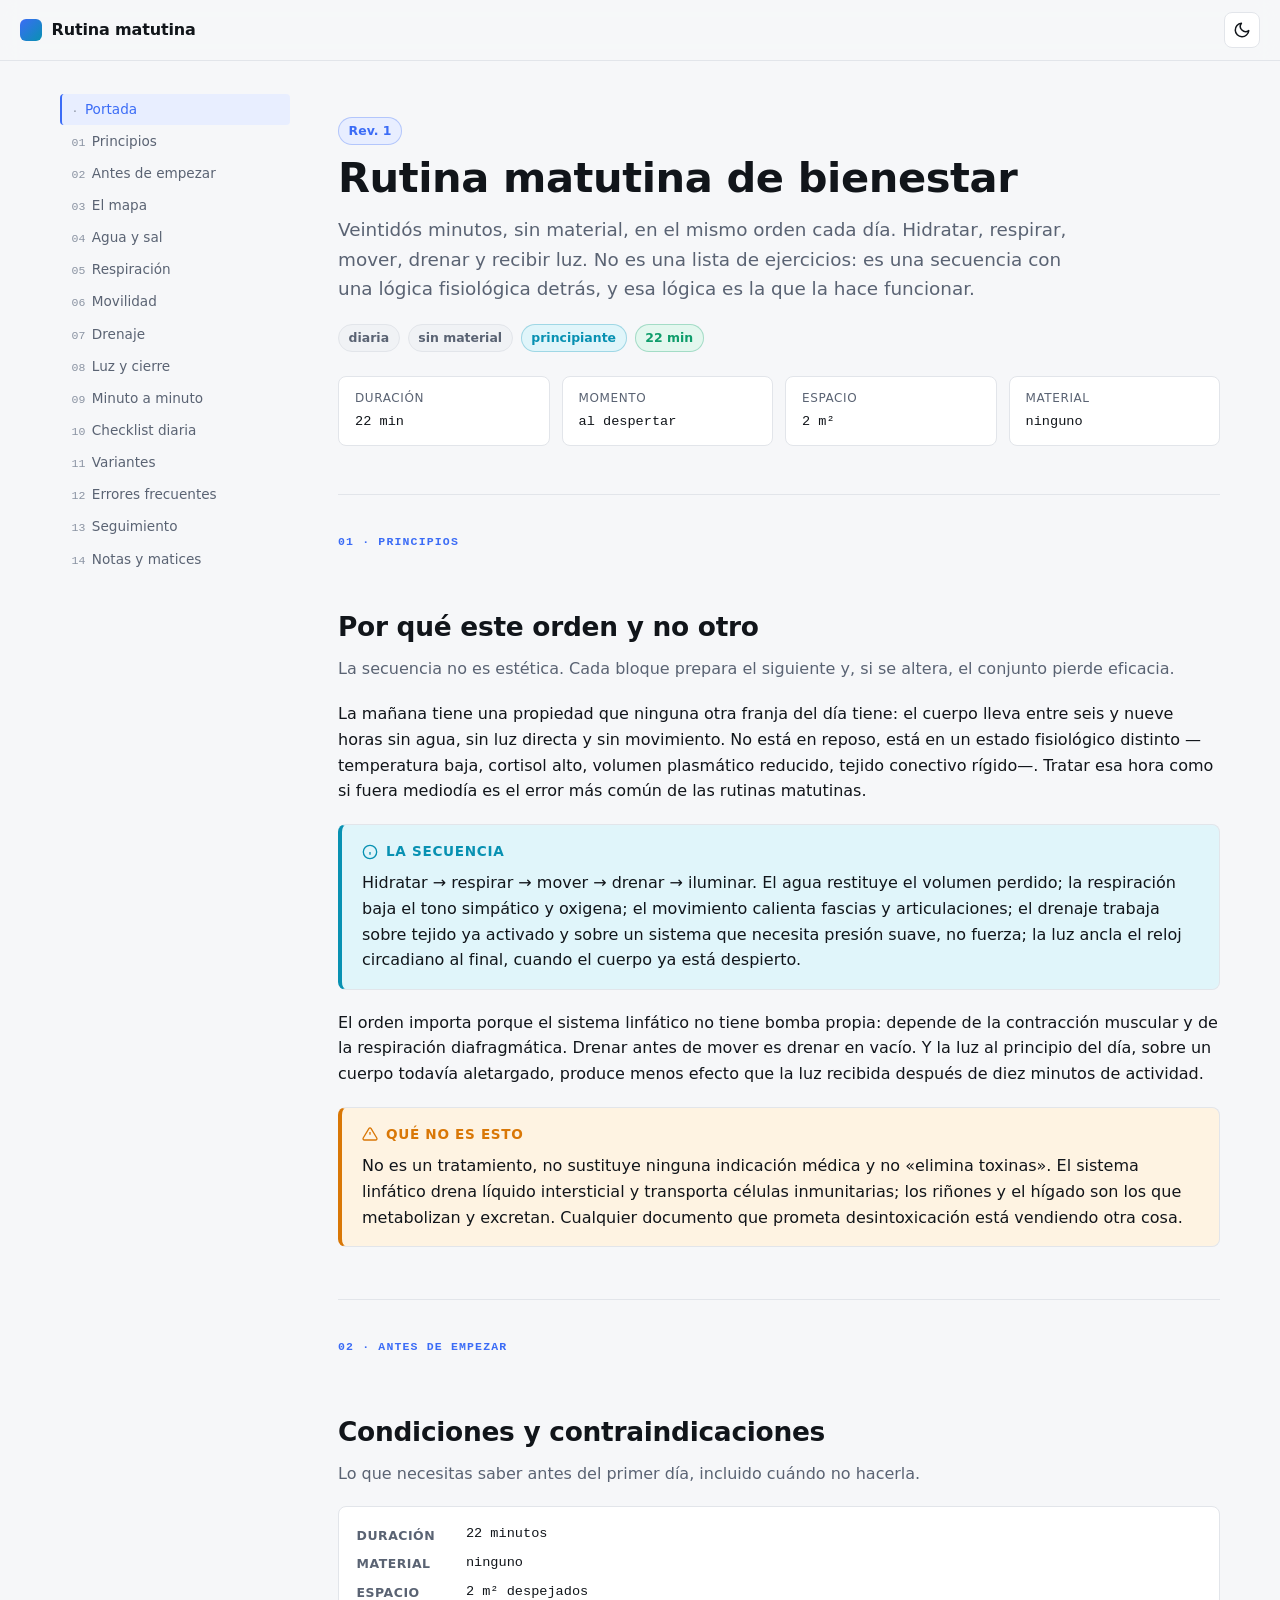
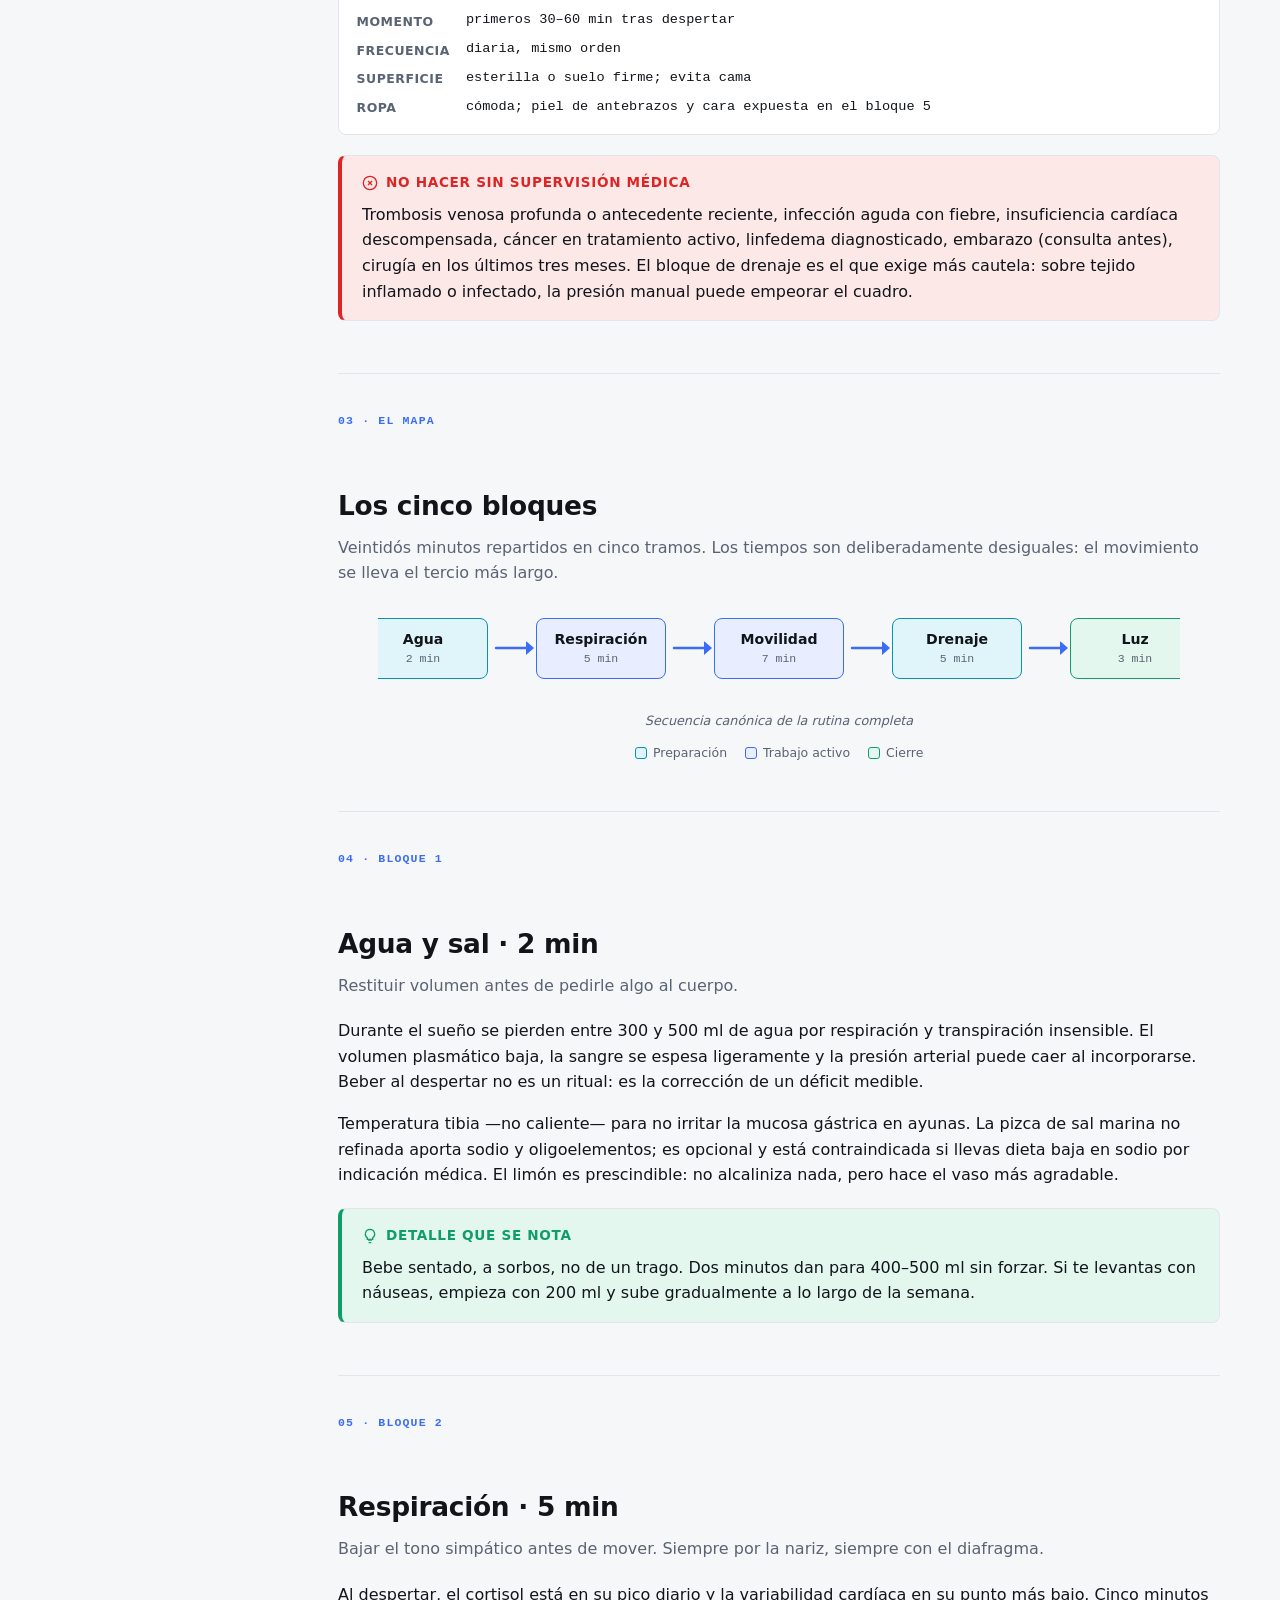
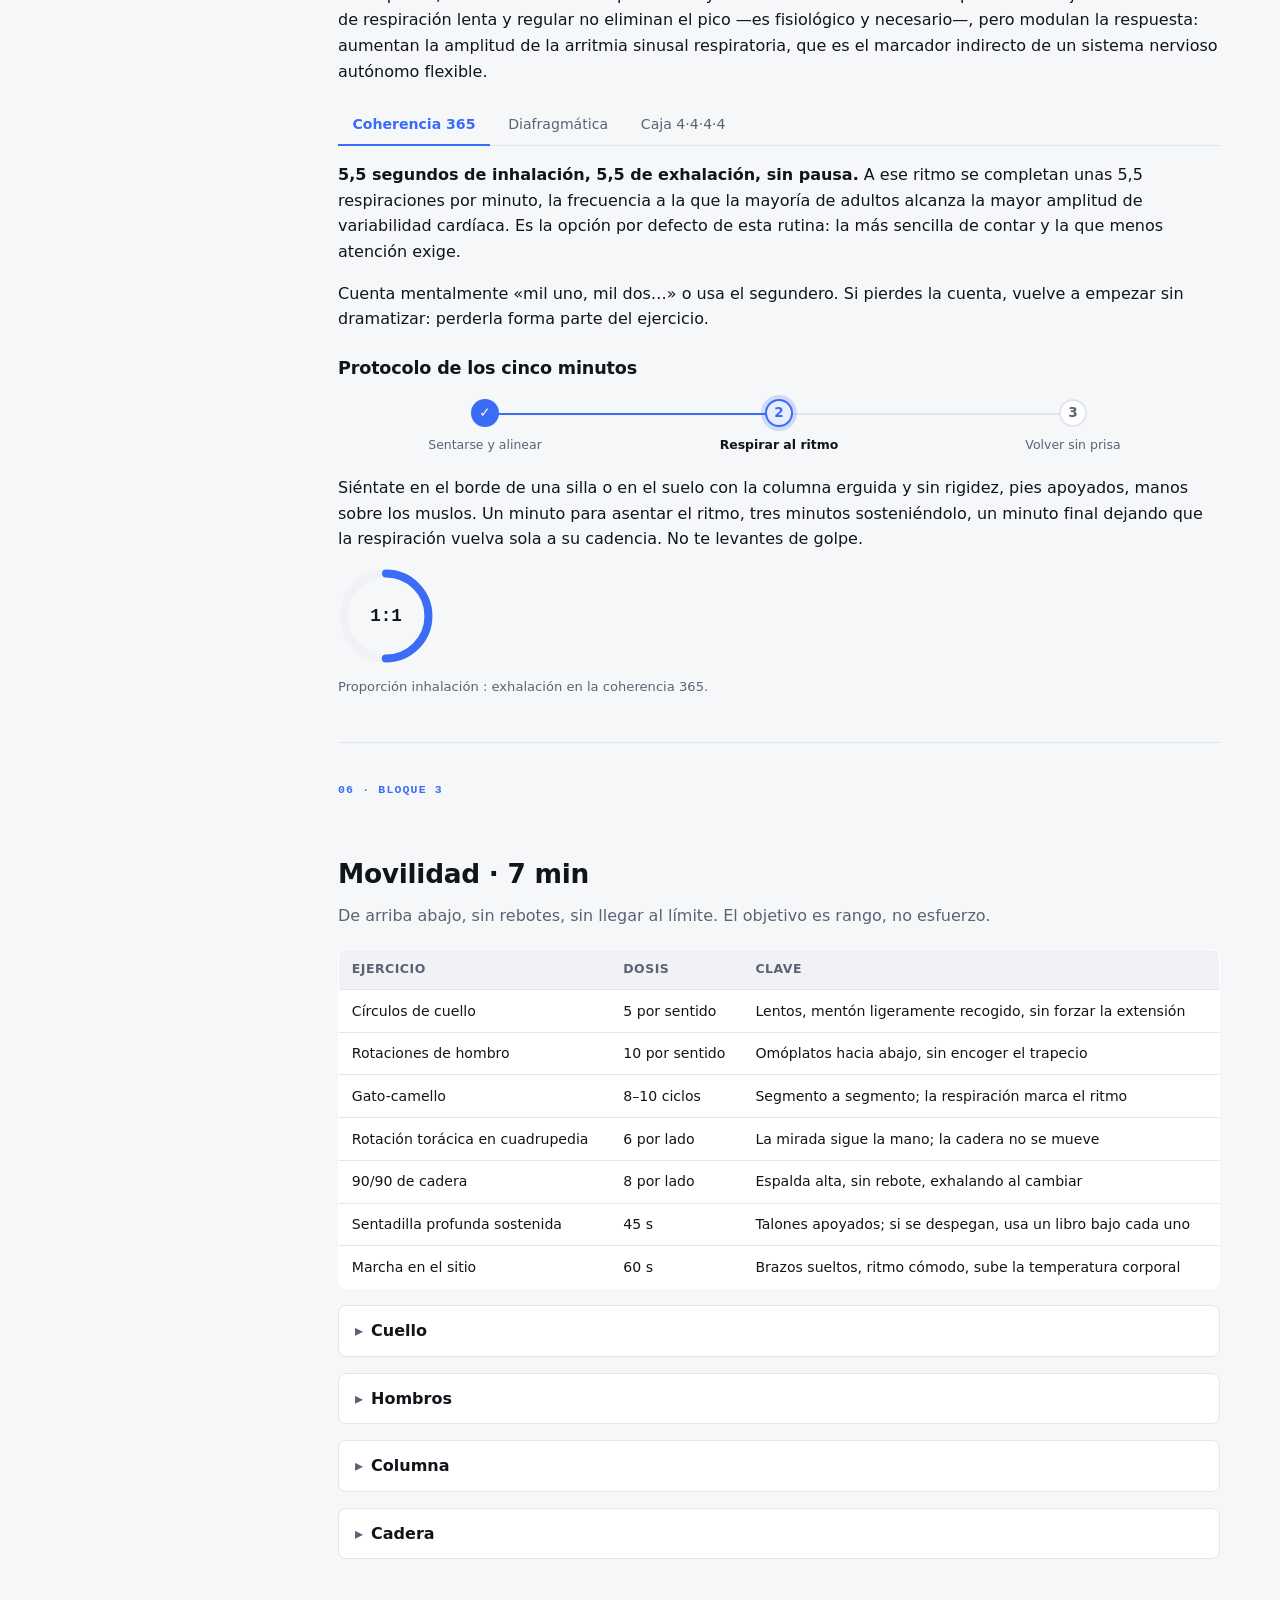
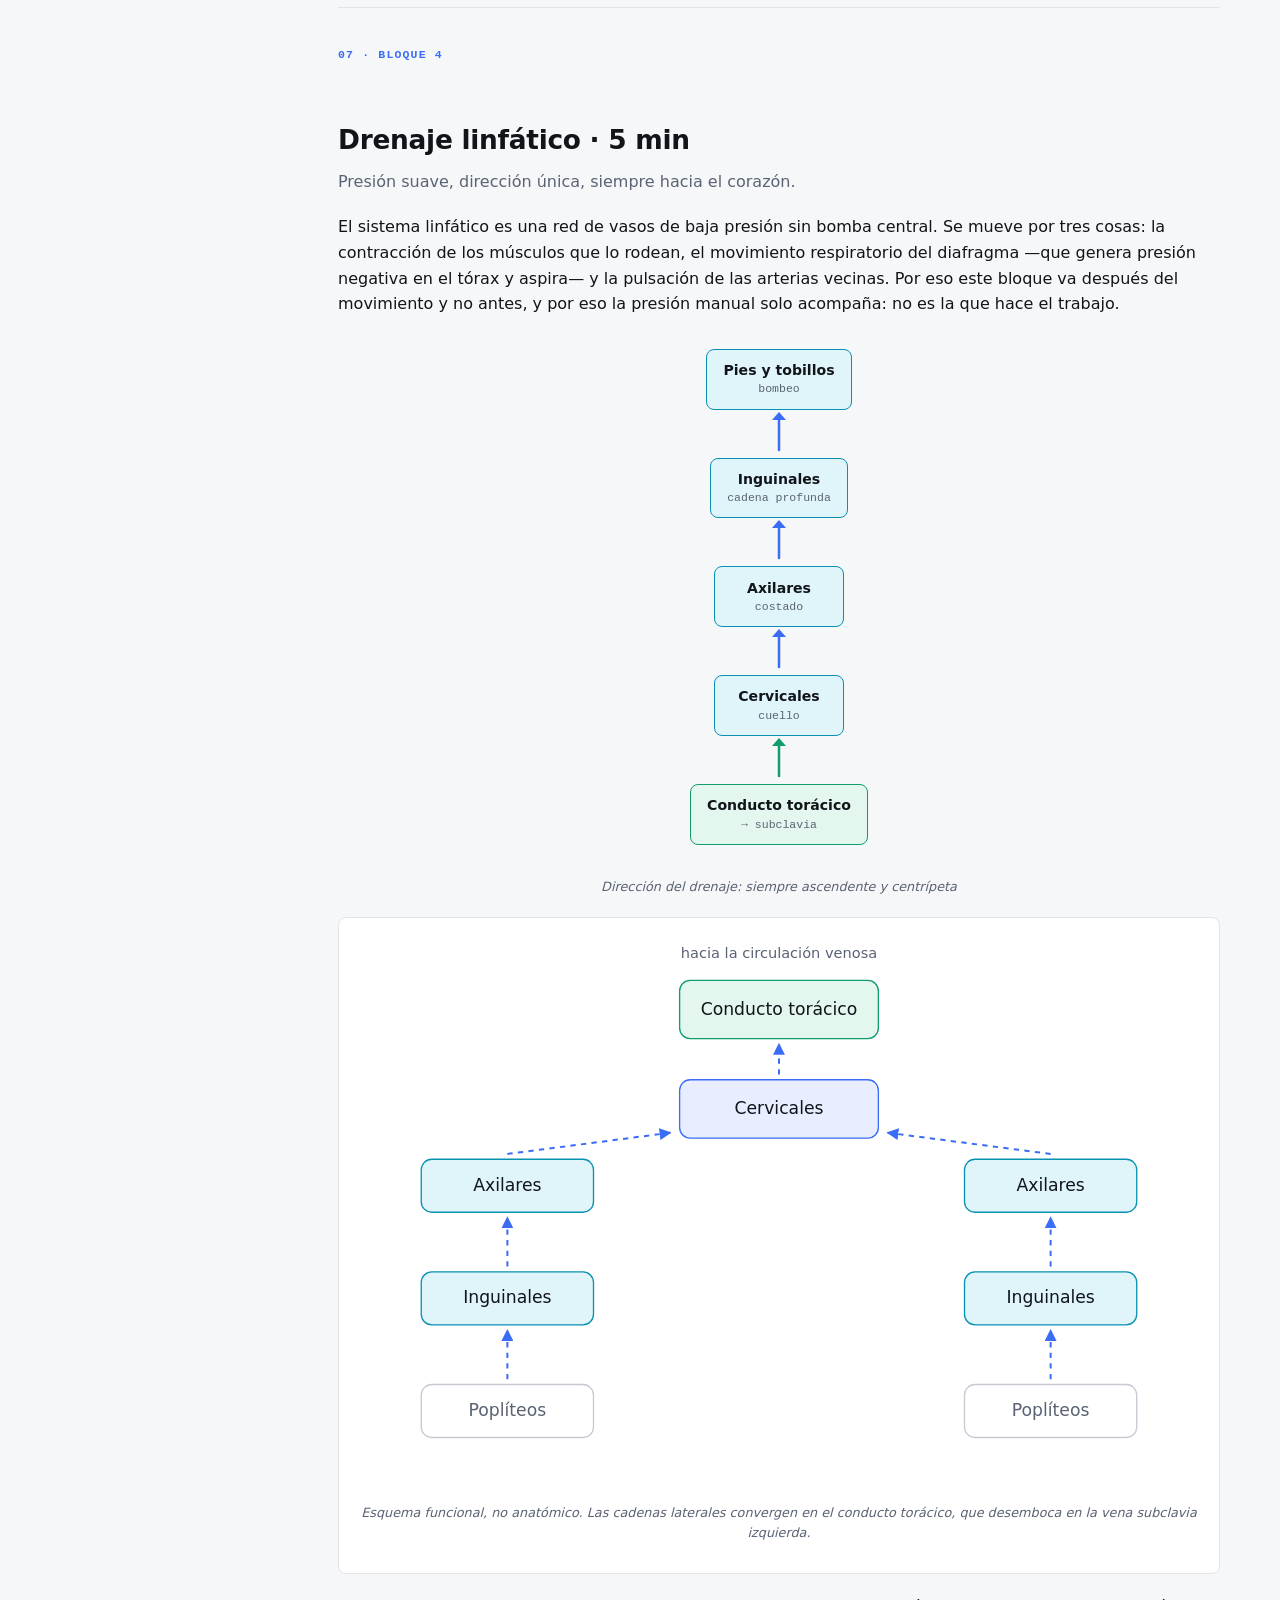
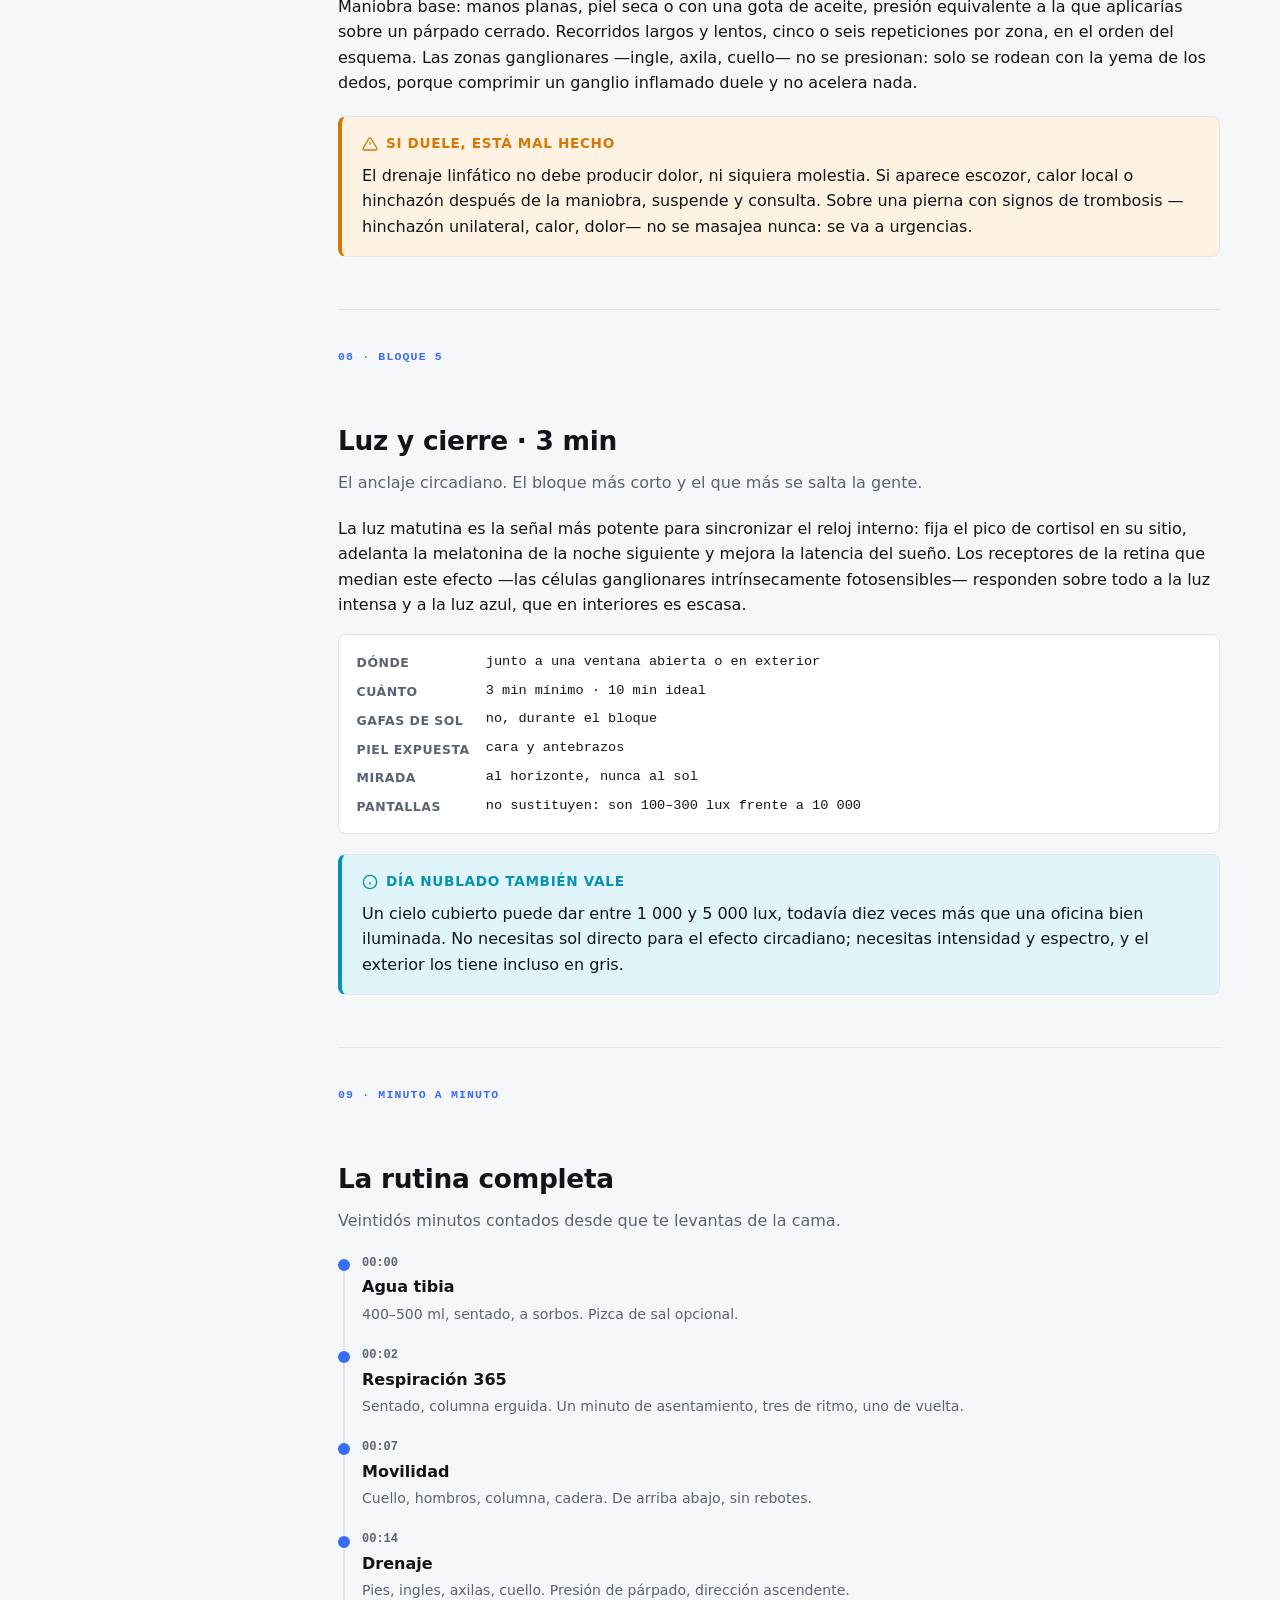
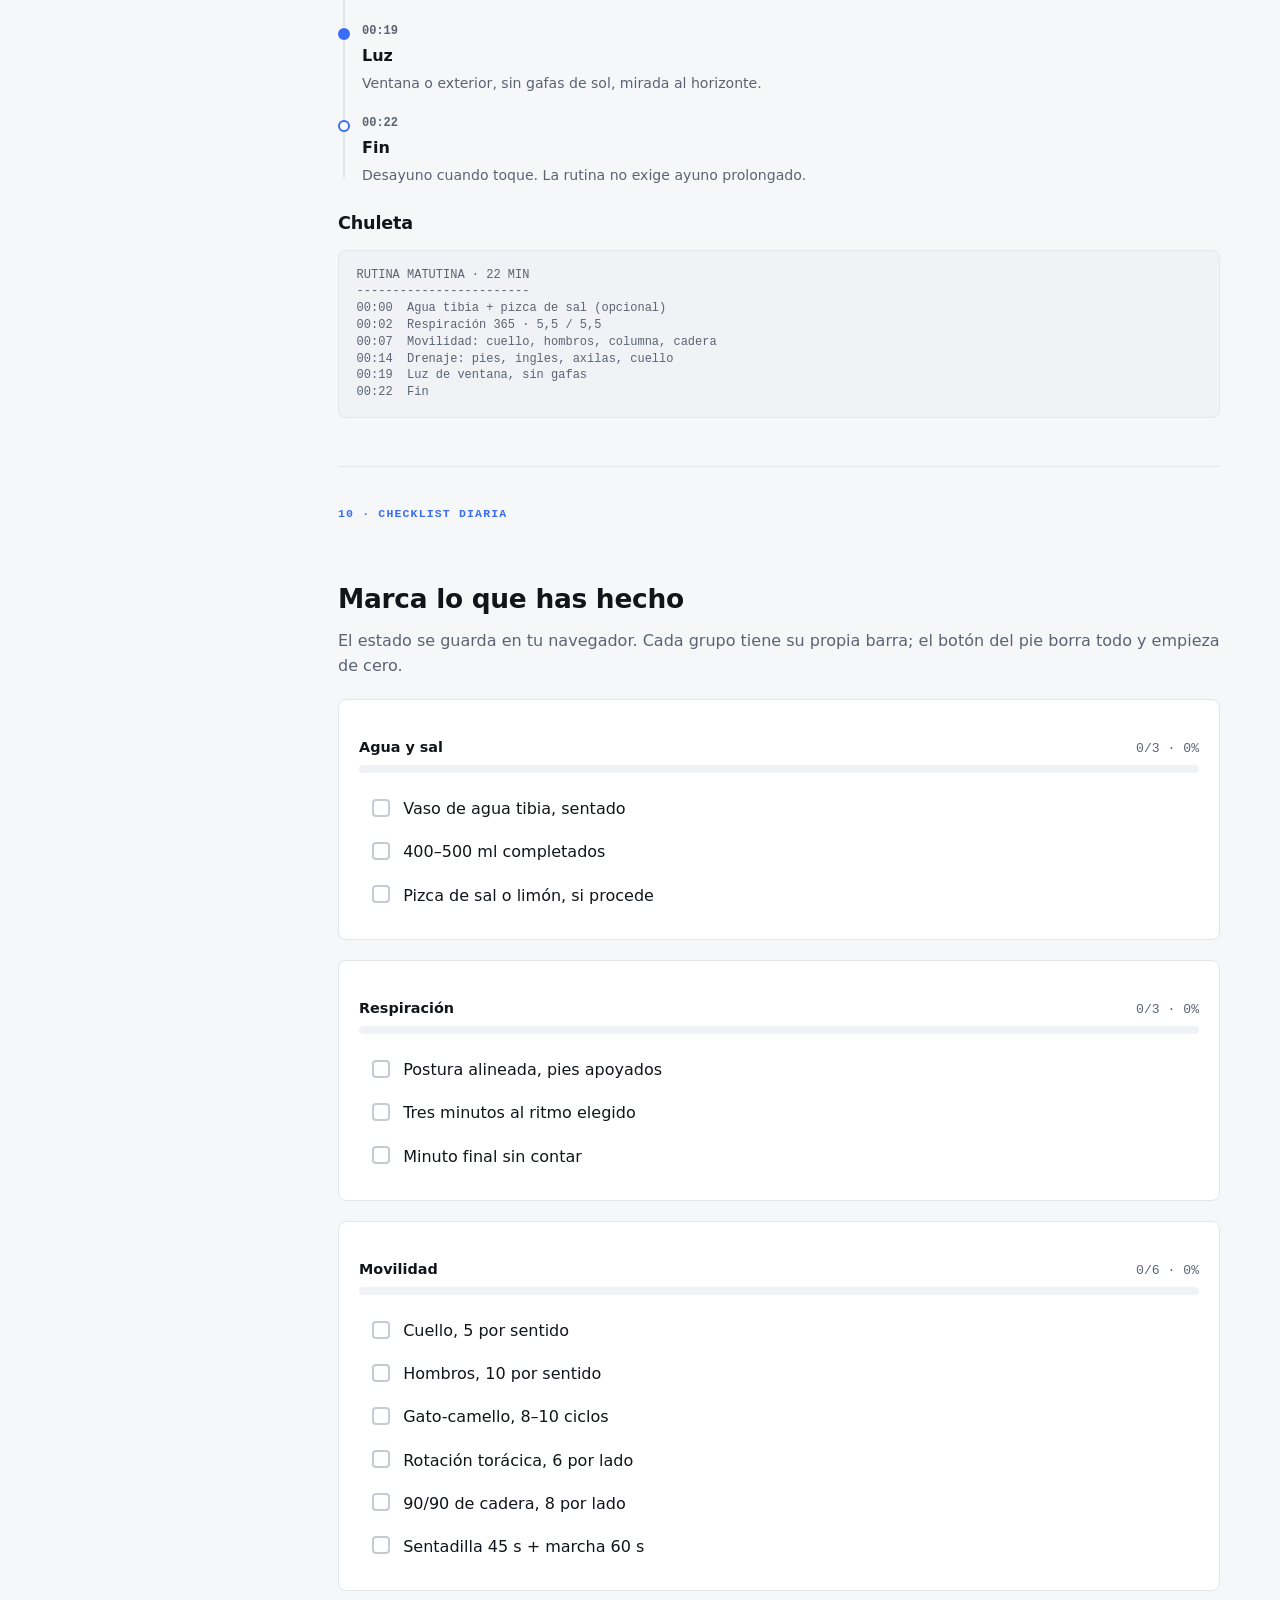
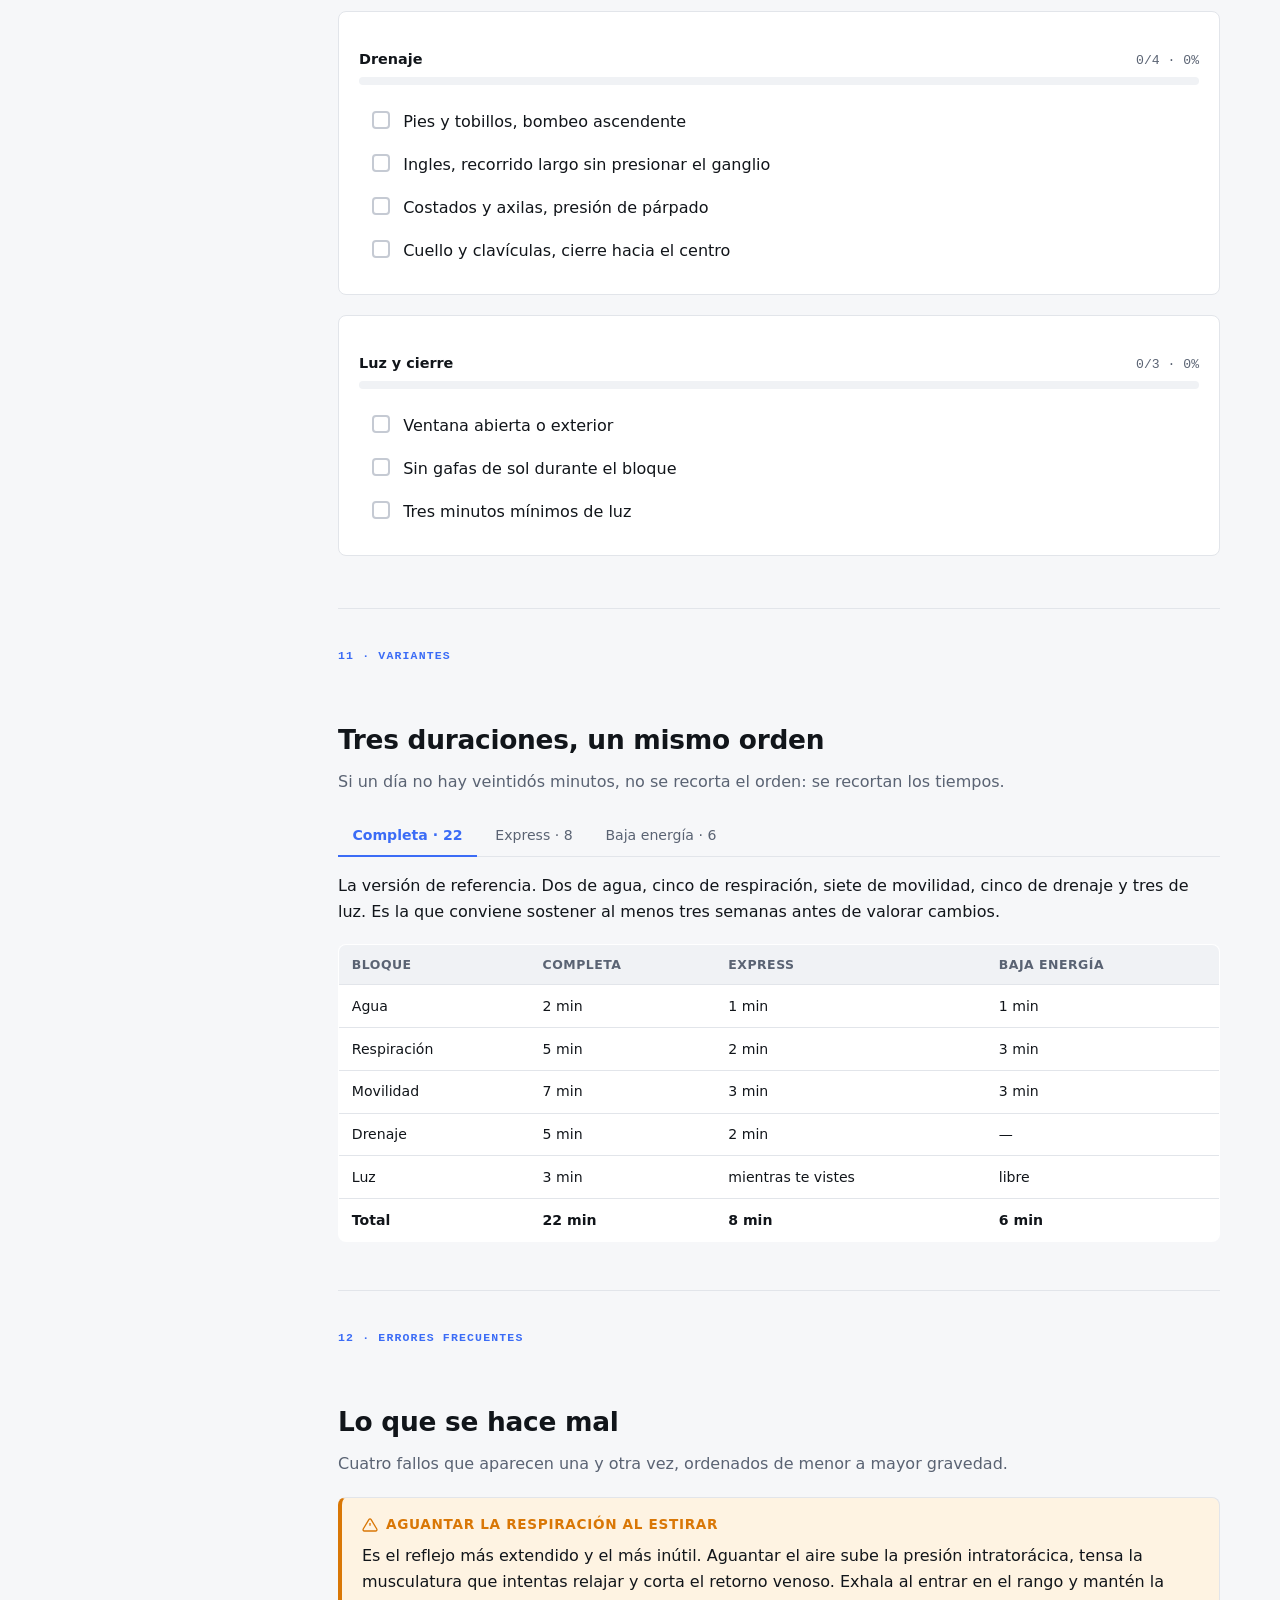
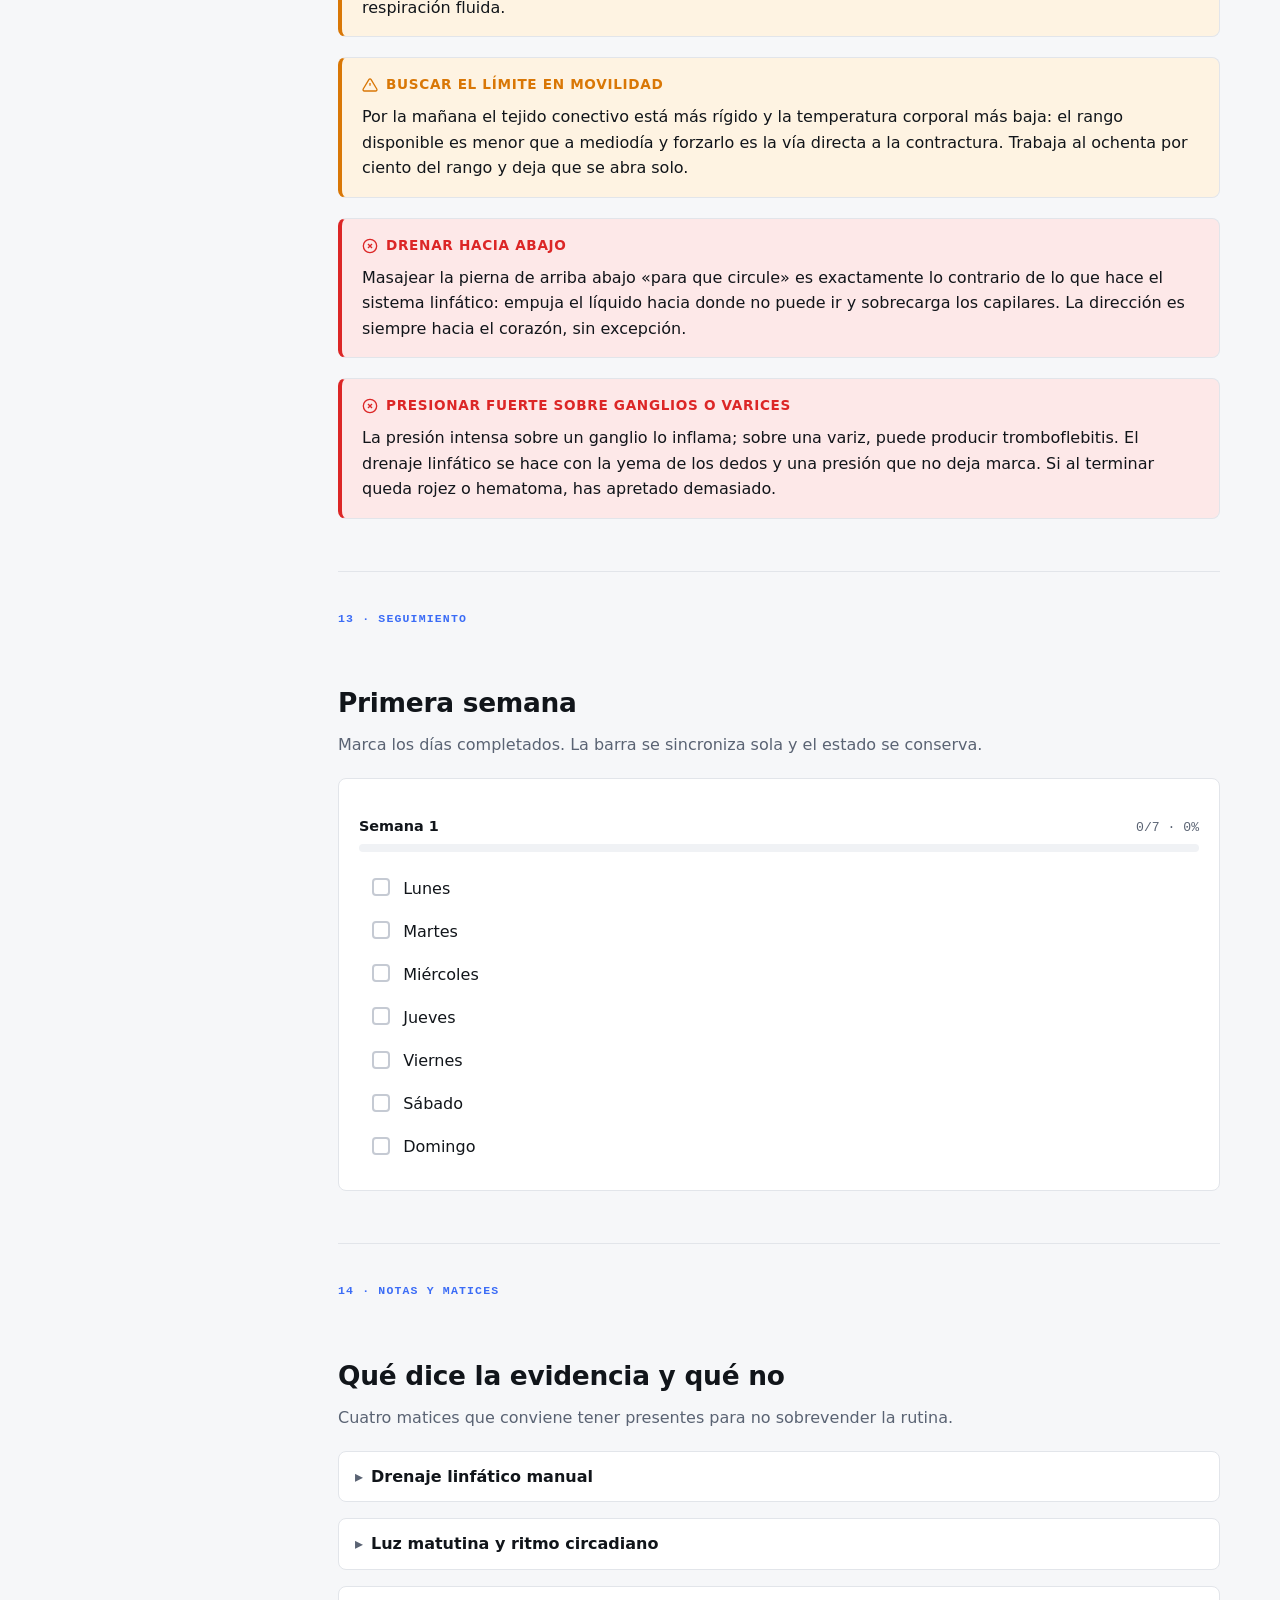
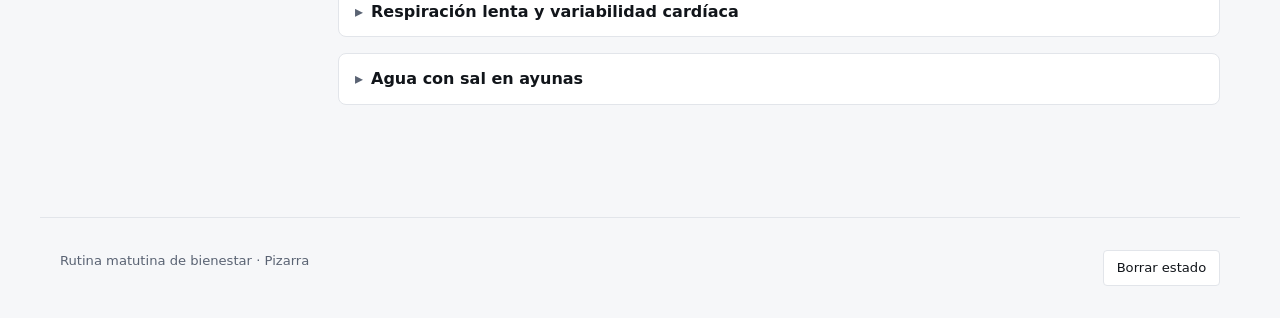
<file: public/assets/aistudio/manana_china_b5499c6a.html>
<!DOCTYPE html>
<html lang="es">
<head>
<meta charset="utf-8">
<meta name="viewport" content="width=device-width, initial-scale=1">
<meta name="color-scheme" content="light dark">
<title>Rutina matutina de bienestar · Pizarra</title>
<style>
:root{
  --pz-bg:#f6f7f9;
  --pz-surface:#ffffff;
  --pz-surface-2:#f0f2f5;
  --pz-border:#e2e5ea;
  --pz-border-strong:#c5cad3;
  --pz-text:#11151a;
  --pz-text-muted:#5a6373;
  --pz-text-faint:#8b94a3;
  --pz-primary:#3b6cf6;
  --pz-primary-fg:#ffffff;
  --pz-primary-soft:#e8eeff;
  --pz-success:#0f9d6b;
  --pz-success-soft:#e3f7ee;
  --pz-warning:#d97706;
  --pz-warning-soft:#fef3e2;
  --pz-danger:#dc2626;
  --pz-danger-soft:#fde8e8;
  --pz-info:#0891b2;
  --pz-info-soft:#e0f5fa;
  --pz-radius:8px;
  --pz-radius-sm:4px;
  --pz-radius-lg:12px;
  --pz-shadow:0 1px 3px rgba(0,0,0,.06),0 1px 2px rgba(0,0,0,.04);
  --pz-font-ui:system-ui,-apple-system,"Segoe UI",Roboto,"Helvetica Neue",Arial,sans-serif;
  --pz-font-mono:"JetBrains Mono","SF Mono","Cascadia Code",Consolas,"Liberation Mono",monospace;
  --pz-font-display:system-ui,-apple-system,"Segoe UI",Roboto,sans-serif;
}

[data-theme="dark"]{
  --pz-bg:#0d1014;
  --pz-surface:#161a21;
  --pz-surface-2:#1d222b;
  --pz-border:#252b36;
  --pz-border-strong:#3a4250;
  --pz-text:#e7eaef;
  --pz-text-muted:#98a2b3;
  --pz-text-faint:#6b7484;
  --pz-primary:#6f97ff;
  --pz-primary-fg:#0d1014;
  --pz-primary-soft:#1a2647;
  --pz-success:#34d399;
  --pz-success-soft:#0e2e24;
  --pz-warning:#fbbf24;
  --pz-warning-soft:#3a2a08;
  --pz-danger:#f87171;
  --pz-danger-soft:#3a1414;
  --pz-info:#22d3ee;
  --pz-info-soft:#0a2d36;
}

@media (prefers-color-scheme: dark){
  :root:not([data-theme="light"]):not([data-theme="dark"]){
    --pz-bg:#0d1014;
    --pz-surface:#161a21;
    --pz-surface-2:#1d222b;
    --pz-border:#252b36;
    --pz-border-strong:#3a4250;
    --pz-text:#e7eaef;
    --pz-text-muted:#98a2b3;
    --pz-text-faint:#6b7484;
    --pz-primary:#6f97ff;
    --pz-primary-fg:#0d1014;
    --pz-primary-soft:#1a2647;
    --pz-success:#34d399;
    --pz-success-soft:#0e2e24;
    --pz-warning:#fbbf24;
    --pz-warning-soft:#3a2a08;
    --pz-danger:#f87171;
    --pz-danger-soft:#3a1414;
    --pz-info:#22d3ee;
    --pz-info-soft:#0a2d36;
  }
}

*,*::before,*::after{box-sizing:border-box}
html{scroll-behavior:smooth}
body{
  margin:0;
  background:var(--pz-bg);
  color:var(--pz-text);
  font-family:var(--pz-font-ui);
  font-size:16px;
  line-height:1.6;
  -webkit-font-smoothing:antialiased;
  text-rendering:optimizeLegibility;
  transition:background-color .2s ease,color .2s ease;
}
h1,h2,h3,h4{
  font-family:var(--pz-font-display);
  font-weight:700;
  line-height:1.2;
  margin:0 0 .5em;
  letter-spacing:-.01em;
}
h1{font-size:clamp(1.9rem,4vw,2.6rem)}
h2{font-size:clamp(1.35rem,2.5vw,1.65rem);margin-top:2em}
h3{font-size:1.1rem;margin-top:1.5em}
p{margin:0 0 1em}
a{color:var(--pz-primary);text-decoration:none}
a:hover{text-decoration:underline}
code{font-family:var(--pz-font-mono);font-size:.9em}
:focus-visible{outline:2px solid var(--pz-primary);outline-offset:2px;border-radius:var(--pz-radius-sm)}

.pz-header{
  position:sticky;top:0;z-index:50;
  display:flex;align-items:center;justify-content:space-between;
  gap:1rem;
  padding:.75rem 1.25rem;
  background:color-mix(in srgb,var(--pz-bg) 88%,transparent);
  backdrop-filter:blur(10px);
  -webkit-backdrop-filter:blur(10px);
  border-bottom:1px solid var(--pz-border);
}
.pz-brand{
  display:flex;align-items:center;gap:.6rem;
  font-weight:700;font-size:1rem;letter-spacing:-.01em;
}
.pz-brand__mark{
  width:22px;height:22px;border-radius:6px;
  background:linear-gradient(135deg,var(--pz-primary),var(--pz-info));
  display:inline-block;
}
.pz-header__actions{display:flex;align-items:center;gap:.5rem}
.pz-theme-toggle{
  display:inline-flex;align-items:center;justify-content:center;
  width:36px;height:36px;padding:0;
  border:1px solid var(--pz-border);
  background:var(--pz-surface);
  color:var(--pz-text);
  border-radius:var(--pz-radius);
  cursor:pointer;
  transition:background .15s ease,border-color .15s ease;
}
.pz-theme-toggle:hover{background:var(--pz-surface-2);border-color:var(--pz-border-strong)}
.pz-theme-toggle .icon-sun{display:none}
[data-theme="dark"] .pz-theme-toggle .icon-sun{display:block}
[data-theme="dark"] .pz-theme-toggle .icon-moon{display:none}
@media (prefers-color-scheme: dark){
  :root:not([data-theme="light"]):not([data-theme="dark"]) .pz-theme-toggle .icon-sun{display:block}
  :root:not([data-theme="light"]):not([data-theme="dark"]) .pz-theme-toggle .icon-moon{display:none}
}

.pz-shell{
  max-width:1200px;
  margin:0 auto;
  padding:1.5rem 1.25rem 4rem;
  display:grid;
  grid-template-columns:1fr;
  gap:2rem;
}
@media (min-width:960px){
  .pz-shell{grid-template-columns:230px 1fr;gap:3rem;padding-top:2rem}
}

.pz-toc-btn{
  display:inline-flex;align-items:center;gap:.5rem;
  padding:.5rem .9rem;
  border:1px solid var(--pz-border);
  background:var(--pz-surface);
  color:var(--pz-text);
  border-radius:var(--pz-radius);
  cursor:pointer;
  font:inherit;font-size:.9rem;
  align-self:flex-start;
}
.pz-toc{display:none}
.pz-toc.is-open{display:block}
.pz-toc ul{list-style:none;margin:0;padding:0}
.pz-toc li{margin:.05rem 0}
.pz-toc a{
  display:block;
  padding:.3rem .6rem;
  color:var(--pz-text-muted);
  border-radius:var(--pz-radius-sm);
  font-size:.85rem;
  border-left:2px solid transparent;
  transition:color .15s ease,background .15s ease,border-color .15s ease;
}
.pz-toc a:hover{color:var(--pz-text);background:var(--pz-surface-2);text-decoration:none}
.pz-toc a.is-active{color:var(--pz-primary);border-left-color:var(--pz-primary);background:var(--pz-primary-soft)}
.pz-toc__num{
  font-family:var(--pz-font-mono);
  font-size:.72rem;
  color:var(--pz-text-faint);
  margin-right:.4rem;
}
@media (min-width:960px){
  .pz-toc-btn{display:none}
  .pz-toc{display:block;position:sticky;top:5rem;align-self:start;max-height:calc(100vh - 6rem);overflow-y:auto}
}

.pz-main{min-width:0}
.pz-section{
  scroll-margin-top:5rem;
  padding:2rem 0;
  border-bottom:1px solid var(--pz-border);
}
.pz-section:last-child{border-bottom:0}
.pz-section__eyebrow{
  display:inline-block;
  font-family:var(--pz-font-mono);
  font-size:.72rem;
  font-weight:600;
  letter-spacing:.1em;
  text-transform:uppercase;
  color:var(--pz-primary);
  margin-bottom:.4rem;
}
.pz-section__desc{color:var(--pz-text-muted);margin-bottom:1.25rem}

.pz-hero{padding:1.5rem 0 3rem;border-bottom:1px solid var(--pz-border)}
.pz-hero h1{margin:.5rem 0 .75rem}
.pz-hero__lead{font-size:1.15rem;color:var(--pz-text-muted);max-width:65ch}
.pz-hero__meta{display:flex;flex-wrap:wrap;gap:.5rem;margin-top:1.25rem}
.pz-hero__specs{
  margin-top:1.5rem;
  display:grid;
  grid-template-columns:repeat(auto-fit,minmax(180px,1fr));
  gap:.75rem;
}
.pz-hero__spec{
  padding:.75rem 1rem;
  background:var(--pz-surface);
  border:1px solid var(--pz-border);
  border-radius:var(--pz-radius);
  font-size:.85rem;
}
.pz-hero__spec-k{display:block;color:var(--pz-text-muted);font-size:.75rem;text-transform:uppercase;letter-spacing:.05em;margin-bottom:.15rem}
.pz-hero__spec-v{font-family:var(--pz-font-mono);font-size:.85rem}

.pz-badge{
  display:inline-flex;align-items:center;gap:.35rem;
  padding:.2rem .6rem;
  font-size:.78rem;font-weight:600;
  border-radius:999px;
  background:var(--pz-surface-2);
  color:var(--pz-text-muted);
  border:1px solid var(--pz-border);
  white-space:nowrap;
}
.pz-badge--ok{background:var(--pz-success-soft);color:var(--pz-success);border-color:color-mix(in srgb,var(--pz-success) 30%,transparent)}
.pz-badge--warn{background:var(--pz-warning-soft);color:var(--pz-warning);border-color:color-mix(in srgb,var(--pz-warning) 30%,transparent)}
.pz-badge--danger{background:var(--pz-danger-soft);color:var(--pz-danger);border-color:color-mix(in srgb,var(--pz-danger) 30%,transparent)}
.pz-badge--info{background:var(--pz-info-soft);color:var(--pz-info);border-color:color-mix(in srgb,var(--pz-info) 30%,transparent)}
.pz-badge--primary{background:var(--pz-primary-soft);color:var(--pz-primary);border-color:color-mix(in srgb,var(--pz-primary) 30%,transparent)}

.pz-callout{
  border:1px solid var(--pz-border);
  border-left:4px solid var(--pz-border-strong);
  border-radius:var(--pz-radius);
  padding:1rem 1.25rem;
  margin:1.25rem 0;
  background:var(--pz-surface);
}
.pz-callout p:last-child{margin-bottom:0}
.pz-callout__title{
  display:flex;align-items:center;gap:.5rem;
  font-weight:700;font-size:.85rem;
  text-transform:uppercase;letter-spacing:.05em;
  margin-bottom:.5rem;
}
.pz-callout__title svg{width:16px;height:16px;flex-shrink:0}
.pz-callout--info{border-left-color:var(--pz-info);background:var(--pz-info-soft)}
.pz-callout--info .pz-callout__title{color:var(--pz-info)}
.pz-callout--tip{border-left-color:var(--pz-success);background:var(--pz-success-soft)}
.pz-callout--tip .pz-callout__title{color:var(--pz-success)}
.pz-callout--warn{border-left-color:var(--pz-warning);background:var(--pz-warning-soft)}
.pz-callout--warn .pz-callout__title{color:var(--pz-warning)}
.pz-callout--danger{border-left-color:var(--pz-danger);background:var(--pz-danger-soft)}
.pz-callout--danger .pz-callout__title{color:var(--pz-danger)}

.pz-progress{margin:1rem 0}
.pz-progress__head{
  display:flex;justify-content:space-between;align-items:baseline;
  gap:1rem;margin-bottom:.4rem;font-size:.9rem;
}
.pz-progress__title{font-weight:600}
.pz-progress__label{color:var(--pz-text-muted);font-family:var(--pz-font-mono);font-size:.82rem}
.pz-progress__track{
  height:8px;background:var(--pz-surface-2);
  border-radius:999px;overflow:hidden;
}
.pz-progress__fill{
  height:100%;
  background:linear-gradient(90deg,var(--pz-primary),var(--pz-info));
  border-radius:inherit;
  transition:width .4s cubic-bezier(.4,0,.2,1);
}
.pz-progress--ok .pz-progress__fill{background:linear-gradient(90deg,var(--pz-success),color-mix(in srgb,var(--pz-success) 60%,var(--pz-info)))}
.pz-progress--warn .pz-progress__fill{background:linear-gradient(90deg,var(--pz-warning),color-mix(in srgb,var(--pz-warning) 60%,var(--pz-danger)))}

.pz-progress-circle{
  position:relative;width:96px;height:96px;
  display:inline-flex;align-items:center;justify-content:center;
}
.pz-progress-circle svg{width:100%;height:100%;transform:rotate(-90deg)}
.pz-progress-circle__value{
  position:absolute;
  font-family:var(--pz-font-mono);
  font-weight:700;font-size:1.1rem;
}
.pz-progress-circle__track{stroke:var(--pz-surface-2)}
.pz-progress-circle__fill{
  stroke:var(--pz-primary);
  stroke-dasharray:var(--pct,0) 100;
  stroke-linecap:round;
  transition:stroke-dasharray .5s ease;
}

.pz-stepper{
  display:flex;flex-wrap:wrap;gap:0;
  list-style:none;margin:1.25rem 0;padding:0;
}
.pz-stepper__item{
  flex:1 1 0;min-width:90px;
  position:relative;
  padding:0 .4rem;
  text-align:center;
}
.pz-stepper__item::before{
  content:"";position:absolute;top:14px;left:-50%;right:50%;
  height:2px;background:var(--pz-border);
  z-index:0;
}
.pz-stepper__item:first-child::before{display:none}
.pz-stepper__item.is-done::before,
.pz-stepper__item.is-current::before{background:var(--pz-primary)}
.pz-stepper__num{
  display:inline-flex;align-items:center;justify-content:center;
  width:28px;height:28px;border-radius:50%;
  background:var(--pz-surface);border:2px solid var(--pz-border);
  color:var(--pz-text-muted);
  font-weight:700;font-size:.85rem;
  position:relative;z-index:1;
  transition:all .2s ease;
}
.pz-stepper__item.is-done .pz-stepper__num{background:var(--pz-primary);border-color:var(--pz-primary);color:var(--pz-primary-fg)}
.pz-stepper__item.is-current .pz-stepper__num{background:var(--pz-primary-soft);border-color:var(--pz-primary);color:var(--pz-primary);box-shadow:0 0 0 4px color-mix(in srgb,var(--pz-primary) 20%,transparent)}
.pz-stepper__label{
  display:block;margin-top:.5rem;
  font-size:.78rem;color:var(--pz-text-muted);font-weight:500;
}
.pz-stepper__item.is-current .pz-stepper__label{color:var(--pz-text);font-weight:600}

.pz-code{
  margin:1rem 0;
  border:1px solid var(--pz-border);
  border-radius:var(--pz-radius);
  background:var(--pz-surface-2);
  overflow:hidden;
}
.pz-code__head{
  display:flex;align-items:center;justify-content:space-between;
  gap:.5rem;
  padding:.5rem .75rem;
  background:var(--pz-surface);
  border-bottom:1px solid var(--pz-border);
  font-size:.8rem;
}
.pz-code__lang{
  font-family:var(--pz-font-mono);
  font-weight:600;
  color:var(--pz-primary);
  text-transform:uppercase;
  letter-spacing:.05em;
}
.pz-code__file{
  color:var(--pz-text-muted);
  font-family:var(--pz-font-mono);
  font-size:.8rem;
  margin-left:auto;margin-right:.5rem;
}
.pz-code__copy{
  display:inline-flex;align-items:center;gap:.3rem;
  padding:.25rem .6rem;
  font:inherit;font-size:.78rem;
  border:1px solid var(--pz-border);
  background:var(--pz-surface);
  color:var(--pz-text-muted);
  border-radius:var(--pz-radius-sm);
  cursor:pointer;
  transition:all .15s ease;
}
.pz-code__copy:hover{color:var(--pz-text);border-color:var(--pz-border-strong)}
.pz-code__copy.is-copied{color:var(--pz-success);border-color:var(--pz-success)}
.pz-code pre{
  margin:0;
  padding:1rem 1.1rem;
  overflow-x:auto;
  font-family:var(--pz-font-mono);
  font-size:.85rem;
  line-height:1.55;
  color:var(--pz-text);
  tab-size:2;
}
.pz-code pre code{font-size:inherit;background:none;padding:0}

.pz-ascii{
  margin:1rem 0;
  padding:1rem 1.1rem;
  background:var(--pz-surface-2);
  border:1px solid var(--pz-border);
  border-radius:var(--pz-radius);
  overflow-x:auto;
  font-family:var(--pz-font-mono);
  font-size:.75rem;
  line-height:1.4;
  color:var(--pz-text-muted);
  tab-size:2;
  white-space:pre;
}

.pz-table-wrap{overflow-x:auto;margin:1rem 0}
.pz-table{
  width:100%;
  border-collapse:collapse;
  font-size:.88rem;
  background:var(--pz-surface);
  border-radius:var(--pz-radius);
  overflow:hidden;
  border:1px solid var(--pz-border);
}
.pz-table th,.pz-table td{
  padding:.6rem .8rem;
  text-align:left;
  vertical-align:top;
  border-bottom:1px solid var(--pz-border);
}
.pz-table thead th{
  background:var(--pz-surface-2);
  font-weight:600;font-size:.78rem;
  text-transform:uppercase;letter-spacing:.04em;
  color:var(--pz-text-muted);
}
.pz-table tbody tr:last-child td{border-bottom:0}
.pz-table tbody tr:hover{background:var(--pz-surface-2)}

@media (max-width:640px){
  .pz-table--cards thead{display:none}
  .pz-table--cards,.pz-table--cards tbody,.pz-table--cards tr,.pz-table--cards td{display:block;width:100%}
  .pz-table--cards tr{
    border:1px solid var(--pz-border);
    border-radius:var(--pz-radius);
    margin-bottom:.75rem;
    padding:.5rem;
    background:var(--pz-surface);
  }
  .pz-table--cards td{
    border:0;padding:.4rem .3rem;
    display:flex;justify-content:space-between;gap:1rem;
  }
  .pz-table--cards td::before{
    content:attr(data-label);
    font-weight:600;font-size:.75rem;
    color:var(--pz-text-muted);
    text-transform:uppercase;letter-spacing:.03em;
  }
}

.pz-kv{
  display:grid;
  grid-template-columns:max-content 1fr;
  gap:.4rem 1rem;
  margin:1rem 0;
  padding:1rem 1.1rem;
  background:var(--pz-surface);
  border:1px solid var(--pz-border);
  border-radius:var(--pz-radius);
  font-size:.9rem;
}
.pz-kv dt{font-weight:600;color:var(--pz-text-muted);font-size:.78rem;text-transform:uppercase;letter-spacing:.04em;padding-top:.15rem}
.pz-kv dd{margin:0;font-family:var(--pz-font-mono);font-size:.85rem}
@media (max-width:480px){
  .pz-kv{grid-template-columns:1fr;gap:.1rem}
  .pz-kv dd{margin-bottom:.6rem}
}

.pz-tabs{margin:1.25rem 0}
.pz-tabs__nav{
  display:flex;flex-wrap:wrap;gap:.25rem;
  border-bottom:1px solid var(--pz-border);
  margin-bottom:1rem;
}
.pz-tabs__btn{
  padding:.55rem .9rem;
  background:none;border:0;
  font:inherit;font-size:.88rem;font-weight:500;
  color:var(--pz-text-muted);
  cursor:pointer;
  border-bottom:2px solid transparent;
  margin-bottom:-1px;
  transition:color .15s ease,border-color .15s ease;
}
.pz-tabs__btn:hover{color:var(--pz-text)}
.pz-tabs__btn.is-active{color:var(--pz-primary);border-bottom-color:var(--pz-primary);font-weight:600}
.pz-tabs__panel{display:none}
.pz-tabs__panel.is-active{display:block}

.pz-details{
  margin:1rem 0;
  border:1px solid var(--pz-border);
  border-radius:var(--pz-radius);
  background:var(--pz-surface);
  overflow:hidden;
}
.pz-details summary{
  padding:.75rem 1rem;
  cursor:pointer;
  font-weight:600;
  list-style:none;
  display:flex;align-items:center;gap:.5rem;
  user-select:none;
}
.pz-details summary::-webkit-details-marker{display:none}
.pz-details summary::before{
  content:"▸";
  display:inline-block;
  transition:transform .2s ease;
  color:var(--pz-text-muted);
}
.pz-details[open] summary::before{transform:rotate(90deg)}
.pz-details__body{padding:0 1rem 1rem;color:var(--pz-text-muted)}
.pz-details__body > p:first-child{margin-top:0}

.pz-checklist-group{
  margin:1.25rem 0;
  padding:1.25rem;
  background:var(--pz-surface);
  border:1px solid var(--pz-border);
  border-radius:var(--pz-radius);
}
.pz-checklist{
  list-style:none;
  margin:.75rem 0 0;padding:0;
}
.pz-checklist li{margin:.2rem 0}
.pz-checklist label{
  display:flex;align-items:flex-start;gap:.65rem;
  padding:.45rem .55rem;
  border-radius:var(--pz-radius-sm);
  cursor:pointer;
  transition:background .15s ease;
}
.pz-checklist label:hover{background:var(--pz-surface-2)}
.pz-checklist input[type="checkbox"]{
  appearance:none;-webkit-appearance:none;
  width:18px;height:18px;flex-shrink:0;
  margin-top:.15rem;
  border:2px solid var(--pz-border-strong);
  border-radius:4px;
  background:var(--pz-surface);
  cursor:pointer;
  position:relative;
  transition:all .15s ease;
}
.pz-checklist input[type="checkbox"]:checked{
  background:var(--pz-primary);
  border-color:var(--pz-primary);
}
.pz-checklist input[type="checkbox"]:checked::after{
  content:"";
  position:absolute;
  left:4px;top:0px;
  width:5px;height:10px;
  border:solid white;
  border-width:0 2px 2px 0;
  transform:rotate(45deg);
}
.pz-checklist input[type="checkbox"]:checked + span{
  color:var(--pz-text-faint);
  text-decoration:line-through;
}

.pz-timeline{
  list-style:none;
  margin:1.25rem 0;padding:0 0 0 1.5rem;
  position:relative;
}
.pz-timeline::before{
  content:"";
  position:absolute;left:5px;top:8px;bottom:8px;
  width:2px;background:var(--pz-border);
}
.pz-timeline li{
  position:relative;
  padding:0 0 1.25rem 0;
}
.pz-timeline li:last-child{padding-bottom:0}
.pz-timeline__dot{
  position:absolute;left:-1.5rem;top:.35rem;
  width:12px;height:12px;border-radius:50%;
  background:var(--pz-surface);
  border:2px solid var(--pz-primary);
  z-index:1;
}
.pz-timeline li.is-done .pz-timeline__dot{background:var(--pz-primary)}
.pz-timeline__date{
  font-family:var(--pz-font-mono);
  font-size:.75rem;
  color:var(--pz-text-muted);
  font-weight:600;
}
.pz-timeline__title{font-weight:600;margin:.1rem 0 .2rem}
.pz-timeline__desc{font-size:.88rem;color:var(--pz-text-muted);margin:0}

.pz-diagram{
  margin:1.25rem 0;
  padding:1rem;
  background:var(--pz-surface);
  border:1px solid var(--pz-border);
  border-radius:var(--pz-radius);
}
.pz-diagram svg{display:block;width:100%;height:auto;max-width:100%}
.pz-diagram__caption{
  margin-top:.75rem;
  font-size:.8rem;
  color:var(--pz-text-muted);
  text-align:center;
  font-style:italic;
}
.pz-svg-board{fill:var(--pz-surface-2);stroke:var(--pz-border-strong)}
.pz-svg-io{fill:var(--pz-text-faint);opacity:.5}
.pz-svg-cpu-soft{fill:var(--pz-primary-soft);stroke:var(--pz-primary)}
.pz-svg-cpu-inner{fill:var(--pz-primary);opacity:.22}
.pz-svg-ram-4{fill:var(--pz-success);opacity:.85}
.pz-svg-ram-2{fill:var(--pz-success);opacity:.55}
.pz-svg-pcie{fill:var(--pz-info);opacity:.85}
.pz-svg-pcie-1{fill:var(--pz-info);opacity:.5}
.pz-svg-atx{fill:var(--pz-danger);opacity:.7}
.pz-svg-cpu-pin{fill:var(--pz-warning);opacity:.8}
.pz-svg-chipset{fill:var(--pz-text-faint);opacity:.35}
.pz-svg-sata{fill:var(--pz-text-muted)}
.pz-svg-fp{fill:var(--pz-text-faint);opacity:.6}
.pz-svg-text{fill:var(--pz-text);font-family:var(--pz-font-ui)}
.pz-svg-text-muted{fill:var(--pz-text-muted);font-family:var(--pz-font-ui)}
.pz-svg-text-on{fill:#fff;font-family:var(--pz-font-ui);font-weight:600}
.pz-svg-line{stroke:var(--pz-text-muted);stroke-width:1.5;fill:none}
.pz-svg-line-dash{stroke:var(--pz-text-muted);stroke-width:1.5;stroke-dasharray:4 4;fill:none}
.pz-svg-line-primary{stroke:var(--pz-primary);stroke-width:2;fill:none}
.pz-svg-line-primary-dash{stroke:var(--pz-primary);stroke-width:1.5;stroke-dasharray:4 4;fill:none}
.pz-svg-arrow{fill:var(--pz-primary)}
.pz-svg-node-info{fill:var(--pz-info-soft);stroke:var(--pz-info)}
.pz-svg-node-success{fill:var(--pz-success-soft);stroke:var(--pz-success)}
.pz-svg-node-warning{fill:var(--pz-warning-soft);stroke:var(--pz-warning)}
.pz-svg-node-primary{fill:var(--pz-primary-soft);stroke:var(--pz-primary)}
.pz-svg-node-inner{fill:var(--pz-surface);stroke:var(--pz-border-strong)}

.pz-flow{
  display:flex;
  flex-wrap:nowrap;
  align-items:center;
  justify-content:center;
  gap:0;
  margin:1.5rem 0;
  padding:.5rem 0;
  overflow-x:auto;
  overflow-y:hidden;
  scrollbar-width:thin;
  -webkit-overflow-scrolling:touch;
}
.pz-flow--v{flex-direction:column;overflow-x:hidden;overflow-y:auto}
.pz-flow--wrap{flex-wrap:wrap;justify-content:flex-start}
.pz-flow__node{
  display:flex;flex-direction:column;gap:.2rem;
  padding:.7rem 1rem;
  min-width:130px;max-width:220px;
  border-radius:var(--pz-radius);
  background:var(--pz-surface);
  border:1px solid var(--pz-border);
  text-align:center;
  font-size:.88rem;
  line-height:1.3;
  flex-shrink:0;
}
.pz-flow__node--primary{background:var(--pz-primary-soft);border-color:var(--pz-primary)}
.pz-flow__node--success{background:var(--pz-success-soft);border-color:var(--pz-success)}
.pz-flow__node--warning{background:var(--pz-warning-soft);border-color:var(--pz-warning)}
.pz-flow__node--danger{background:var(--pz-danger-soft);border-color:var(--pz-danger)}
.pz-flow__node--info{background:var(--pz-info-soft);border-color:var(--pz-info)}
.pz-flow__node__title{font-weight:600;color:var(--pz-text)}
.pz-flow__node__sub{font-size:.72rem;color:var(--pz-text-muted);font-family:var(--pz-font-mono)}
.pz-flow__arrow{
  --pz-arrow-mask:url("data:image/svg+xml,%3Csvg xmlns='http://www.w3.org/2000/svg' viewBox='0 0 48 48'%3E%3Cpath d='M8 24L38 24' stroke='black' stroke-width='2.5' stroke-linecap='round'/%3E%3Cpolygon points='38,17 46,24 38,31' fill='black'/%3E%3C/svg%3E");
  width:48px;height:48px;
  flex-shrink:0;position:relative;
  color:var(--pz-text-muted);
  background-color:currentColor;
  mask:var(--pz-arrow-mask) center / 100% 100% no-repeat;
  -webkit-mask:var(--pz-arrow-mask) center / 100% 100% no-repeat;
  transition:transform .2s ease;
}
.pz-flow__arrow--primary{color:var(--pz-primary)}
.pz-flow__arrow--success{color:var(--pz-success)}
.pz-flow__arrow--warning{color:var(--pz-warning)}
.pz-flow__arrow--danger{color:var(--pz-danger)}
.pz-flow__arrow--right{transform:rotate(0deg)}
.pz-flow__arrow--left{transform:rotate(180deg)}
.pz-flow__arrow--down{transform:rotate(90deg)}
.pz-flow__arrow--up{transform:rotate(-90deg)}
.pz-flow__arrow__label{
  position:absolute;
  top:50%;left:50%;
  transform:translate(-50%,-2.2em);
  font-family:var(--pz-font-mono);
  font-size:.7rem;
  color:var(--pz-text-muted);
  background:var(--pz-bg);
  padding:0 .35rem;
  white-space:nowrap;
  z-index:1;
  pointer-events:none;
}
.pz-flow--v .pz-flow__arrow__label{transform:translate(2.6em,-50%)}
.pz-flow__caption{
  margin-top:.5rem;
  text-align:center;
  font-size:.8rem;
  color:var(--pz-text-muted);
  font-style:italic;
}
.pz-flow__legend{
  display:flex;flex-wrap:wrap;justify-content:center;
  gap:.5rem 1.1rem;
  margin:.75rem 0 0;padding:0;list-style:none;
  font-size:.78rem;
}
.pz-flow__legend li{
  display:inline-flex;align-items:center;gap:.4rem;
  color:var(--pz-text-muted);
}
.pz-flow__legend__dot{
  width:12px;height:12px;border-radius:3px;
  border:1px solid var(--pz-border-strong);
  background:var(--pz-surface);
}
.pz-flow__legend__dot--primary{background:var(--pz-primary-soft);border-color:var(--pz-primary)}
.pz-flow__legend__dot--success{background:var(--pz-success-soft);border-color:var(--pz-success)}
.pz-flow__legend__dot--warning{background:var(--pz-warning-soft);border-color:var(--pz-warning)}
.pz-flow__legend__dot--danger{background:var(--pz-danger-soft);border-color:var(--pz-danger)}
.pz-flow__legend__dot--info{background:var(--pz-info-soft);border-color:var(--pz-info)}
@media (max-width:640px){
  .pz-flow:not(.pz-flow--v):not(.pz-flow--wrap):not(.pz-flow--keep){
    flex-direction:column;
    overflow-x:hidden;
    overflow-y:visible;
  }
  .pz-flow:not(.pz-flow--v):not(.pz-flow--wrap):not(.pz-flow--keep) .pz-flow__node{
    width:100%;max-width:360px;
  }
  .pz-flow:not(.pz-flow--v):not(.pz-flow--wrap):not(.pz-flow--keep) .pz-flow__arrow{
    transform:rotate(90deg);
  }
}

.pz-footer{
  max-width:1200px;
  margin:0 auto;
  padding:2rem 1.25rem;
  border-top:1px solid var(--pz-border);
  color:var(--pz-text-muted);
  font-size:.82rem;
  display:flex;flex-wrap:wrap;justify-content:space-between;gap:1rem;
}
.pz-footer button{
  font:inherit;font-size:.82rem;
  padding:.4rem .8rem;
  border:1px solid var(--pz-border);
  background:var(--pz-surface);
  color:var(--pz-text);
  border-radius:var(--pz-radius-sm);
  cursor:pointer;
}
.pz-footer button:hover{background:var(--pz-surface-2)}

@media (prefers-reduced-motion: reduce){
  *{transition:none!important;animation:none!important;scroll-behavior:auto!important}
}
</style>
</head>
<body>

<header class="pz-header">
  <div class="pz-brand">
    <span class="pz-brand__mark" aria-hidden="true"></span>
    Rutina matutina
  </div>
  <div class="pz-header__actions">
    <button class="pz-theme-toggle" type="button" aria-label="Cambiar tema">
      <svg class="icon-moon" viewBox="0 0 24 24" width="18" height="18" fill="none" stroke="currentColor" stroke-width="2" stroke-linecap="round" stroke-linejoin="round" aria-hidden="true">
        <path d="M21 12.79A9 9 0 1 1 11.21 3 7 7 0 0 0 21 12.79z"/>
      </svg>
      <svg class="icon-sun" viewBox="0 0 24 24" width="18" height="18" fill="none" stroke="currentColor" stroke-width="2" stroke-linecap="round" stroke-linejoin="round" aria-hidden="true">
        <circle cx="12" cy="12" r="4"/>
        <path d="M12 2v2M12 20v2M4.93 4.93l1.41 1.41M17.66 17.66l1.41 1.41M2 12h2M20 12h2M4.93 19.07l1.41-1.41M17.66 6.34l1.41-1.41"/>
      </svg>
    </button>
  </div>
</header>

<div class="pz-shell">
  <button class="pz-toc-btn" type="button" aria-expanded="false" aria-controls="pz-toc">☰ Índice</button>
  <nav class="pz-toc" id="pz-toc" aria-label="Índice">
    <ul>
      <li><a href="#portada"><span class="pz-toc__num">·</span>Portada</a></li>
      <li><a href="#principios"><span class="pz-toc__num">01</span>Principios</a></li>
      <li><a href="#preparacion"><span class="pz-toc__num">02</span>Antes de empezar</a></li>
      <li><a href="#mapa"><span class="pz-toc__num">03</span>El mapa</a></li>
      <li><a href="#agua"><span class="pz-toc__num">04</span>Agua y sal</a></li>
      <li><a href="#respiracion"><span class="pz-toc__num">05</span>Respiración</a></li>
      <li><a href="#movilidad"><span class="pz-toc__num">06</span>Movilidad</a></li>
      <li><a href="#drenaje"><span class="pz-toc__num">07</span>Drenaje</a></li>
      <li><a href="#luz"><span class="pz-toc__num">08</span>Luz y cierre</a></li>
      <li><a href="#timeline"><span class="pz-toc__num">09</span>Minuto a minuto</a></li>
      <li><a href="#checklist"><span class="pz-toc__num">10</span>Checklist diaria</a></li>
      <li><a href="#variantes"><span class="pz-toc__num">11</span>Variantes</a></li>
      <li><a href="#errores"><span class="pz-toc__num">12</span>Errores frecuentes</a></li>
      <li><a href="#semana"><span class="pz-toc__num">13</span>Seguimiento</a></li>
      <li><a href="#notas"><span class="pz-toc__num">14</span>Notas y matices</a></li>
    </ul>
  </nav>

  <main class="pz-main">

    <section class="pz-hero" id="portada">
      <span class="pz-badge pz-badge--primary">Rev. 1</span>
      <h1>Rutina matutina de bienestar</h1>
      <p class="pz-hero__lead">
        Veintidós minutos, sin material, en el mismo orden cada día. Hidratar, respirar,
        mover, drenar y recibir luz. No es una lista de ejercicios: es una secuencia con
        una lógica fisiológica detrás, y esa lógica es la que la hace funcionar.
      </p>
      <div class="pz-hero__meta">
        <span class="pz-badge">diaria</span>
        <span class="pz-badge">sin material</span>
        <span class="pz-badge pz-badge--info">principiante</span>
        <span class="pz-badge pz-badge--ok">22 min</span>
      </div>
      <div class="pz-hero__specs">
        <div class="pz-hero__spec">
          <span class="pz-hero__spec-k">Duración</span>
          <span class="pz-hero__spec-v">22 min</span>
        </div>
        <div class="pz-hero__spec">
          <span class="pz-hero__spec-k">Momento</span>
          <span class="pz-hero__spec-v">al despertar</span>
        </div>
        <div class="pz-hero__spec">
          <span class="pz-hero__spec-k">Espacio</span>
          <span class="pz-hero__spec-v">2 m²</span>
        </div>
        <div class="pz-hero__spec">
          <span class="pz-hero__spec-k">Material</span>
          <span class="pz-hero__spec-v">ninguno</span>
        </div>
      </div>
    </section>

    <section class="pz-section" id="principios">
      <span class="pz-section__eyebrow">01 · Principios</span>
      <h2>Por qué este orden y no otro</h2>
      <p class="pz-section__desc">
        La secuencia no es estética. Cada bloque prepara el siguiente y, si se altera,
        el conjunto pierde eficacia.
      </p>

      <p>
        La mañana tiene una propiedad que ninguna otra franja del día tiene: el cuerpo lleva
        entre seis y nueve horas sin agua, sin luz directa y sin movimiento. No está en
        reposo, está en un estado fisiológico distinto —temperatura baja, cortisol alto,
        volumen plasmático reducido, tejido conectivo rígido—. Tratar esa hora como si fuera
        mediodía es el error más común de las rutinas matutinas.
      </p>

      <div class="pz-callout pz-callout--info">
        <div class="pz-callout__title">
          <svg viewBox="0 0 24 24" fill="none" stroke="currentColor" stroke-width="2"><circle cx="12" cy="12" r="10"/><path d="M12 16v-4M12 8h.01"/></svg>
          La secuencia
        </div>
        <p>
          Hidratar → respirar → mover → drenar → iluminar. El agua restituye el volumen
          perdido; la respiración baja el tono simpático y oxigena; el movimiento calienta
          fascias y articulaciones; el drenaje trabaja sobre tejido ya activado y sobre un
          sistema que necesita presión suave, no fuerza; la luz ancla el reloj circadiano
          al final, cuando el cuerpo ya está despierto.
        </p>
      </div>

      <p>
        El orden importa porque el sistema linfático no tiene bomba propia: depende de la
        contracción muscular y de la respiración diafragmática. Drenar antes de mover es
        drenar en vacío. Y la luz al principio del día, sobre un cuerpo todavía aletargado,
        produce menos efecto que la luz recibida después de diez minutos de actividad.
      </p>

      <div class="pz-callout pz-callout--warn">
        <div class="pz-callout__title">
          <svg viewBox="0 0 24 24" fill="none" stroke="currentColor" stroke-width="2"><path d="M10.29 3.86 1.82 18a2 2 0 0 0 1.71 3h16.94a2 2 0 0 0 1.71-3L13.71 3.86a2 2 0 0 0-3.42 0z"/><path d="M12 9v4M12 17h.01"/></svg>
          Qué no es esto
        </div>
        <p>
          No es un tratamiento, no sustituye ninguna indicación médica y no «elimina toxinas».
          El sistema linfático drena líquido intersticial y transporta células inmunitarias;
          los riñones y el hígado son los que metabolizan y excretan. Cualquier documento que
          prometa desintoxicación está vendiendo otra cosa.
        </p>
      </div>
    </section>

    <section class="pz-section" id="preparacion">
      <span class="pz-section__eyebrow">02 · Antes de empezar</span>
      <h2>Condiciones y contraindicaciones</h2>
      <p class="pz-section__desc">
        Lo que necesitas saber antes del primer día, incluido cuándo no hacerla.
      </p>

      <dl class="pz-kv">
        <dt>Duración</dt><dd>22 minutos</dd>
        <dt>Material</dt><dd>ninguno</dd>
        <dt>Espacio</dt><dd>2 m² despejados</dd>
        <dt>Momento</dt><dd>primeros 30–60 min tras despertar</dd>
        <dt>Frecuencia</dt><dd>diaria, mismo orden</dd>
        <dt>Superficie</dt><dd>esterilla o suelo firme; evita cama</dd>
        <dt>Ropa</dt><dd>cómoda; piel de antebrazos y cara expuesta en el bloque 5</dd>
      </dl>

      <div class="pz-callout pz-callout--danger">
        <div class="pz-callout__title">
          <svg viewBox="0 0 24 24" fill="none" stroke="currentColor" stroke-width="2"><circle cx="12" cy="12" r="10"/><path d="M15 9l-6 6M9 9l6 6"/></svg>
          No hacer sin supervisión médica
        </div>
        <p>
          Trombosis venosa profunda o antecedente reciente, infección aguda con fiebre,
          insuficiencia cardíaca descompensada, cáncer en tratamiento activo, linfedema
          diagnosticado, embarazo (consulta antes), cirugía en los últimos tres meses.
          El bloque de drenaje es el que exige más cautela: sobre tejido inflamado o
          infectado, la presión manual puede empeorar el cuadro.
        </p>
      </div>
    </section>

    <section class="pz-section" id="mapa">
      <span class="pz-section__eyebrow">03 · El mapa</span>
      <h2>Los cinco bloques</h2>
      <p class="pz-section__desc">
        Veintidós minutos repartidos en cinco tramos. Los tiempos son deliberadamente
        desiguales: el movimiento se lleva el tercio más largo.
      </p>

      <figure>
        <div class="pz-flow">
          <div class="pz-flow__node pz-flow__node--info">
            <span class="pz-flow__node__title">Agua</span>
            <span class="pz-flow__node__sub">2 min</span>
          </div>
          <div class="pz-flow__arrow pz-flow__arrow--right pz-flow__arrow--primary">
            <span class="pz-flow__arrow__label">hidratar</span>
          </div>
          <div class="pz-flow__node pz-flow__node--primary">
            <span class="pz-flow__node__title">Respiración</span>
            <span class="pz-flow__node__sub">5 min</span>
          </div>
          <div class="pz-flow__arrow pz-flow__arrow--right pz-flow__arrow--primary">
            <span class="pz-flow__arrow__label">oxigenar</span>
          </div>
          <div class="pz-flow__node pz-flow__node--primary">
            <span class="pz-flow__node__title">Movilidad</span>
            <span class="pz-flow__node__sub">7 min</span>
          </div>
          <div class="pz-flow__arrow pz-flow__arrow--right pz-flow__arrow--primary">
            <span class="pz-flow__arrow__label">activar</span>
          </div>
          <div class="pz-flow__node pz-flow__node--info">
            <span class="pz-flow__node__title">Drenaje</span>
            <span class="pz-flow__node__sub">5 min</span>
          </div>
          <div class="pz-flow__arrow pz-flow__arrow--right pz-flow__arrow--primary">
            <span class="pz-flow__arrow__label">drenar</span>
          </div>
          <div class="pz-flow__node pz-flow__node--success">
            <span class="pz-flow__node__title">Luz</span>
            <span class="pz-flow__node__sub">3 min</span>
          </div>
        </div>
        <figcaption class="pz-flow__caption">Secuencia canónica de la rutina completa</figcaption>
        <ul class="pz-flow__legend">
          <li><span class="pz-flow__legend__dot pz-flow__legend__dot--info"></span>Preparación</li>
          <li><span class="pz-flow__legend__dot pz-flow__legend__dot--primary"></span>Trabajo activo</li>
          <li><span class="pz-flow__legend__dot pz-flow__legend__dot--success"></span>Cierre</li>
        </ul>
      </figure>
    </section>

    <section class="pz-section" id="agua">
      <span class="pz-section__eyebrow">04 · Bloque 1</span>
      <h2>Agua y sal · 2 min</h2>
      <p class="pz-section__desc">
        Restituir volumen antes de pedirle algo al cuerpo.
      </p>

      <p>
        Durante el sueño se pierden entre 300 y 500 ml de agua por respiración y
        transpiración insensible. El volumen plasmático baja, la sangre se espesa
        ligeramente y la presión arterial puede caer al incorporarse. Beber al despertar
        no es un ritual: es la corrección de un déficit medible.
      </p>

      <p>
        Temperatura tibia —no caliente— para no irritar la mucosa gástrica en ayunas.
        La pizca de sal marina no refinada aporta sodio y oligoelementos; es opcional y
        está contraindicada si llevas dieta baja en sodio por indicación médica. El limón
        es prescindible: no alcaliniza nada, pero hace el vaso más agradable.
      </p>

      <div class="pz-callout pz-callout--tip">
        <div class="pz-callout__title">
          <svg viewBox="0 0 24 24" fill="none" stroke="currentColor" stroke-width="2"><path d="M9 18h6M10 22h4"/><path d="M12 2a7 7 0 0 0-4 12.7V17h8v-2.3A7 7 0 0 0 12 2z"/></svg>
          Detalle que se nota
        </div>
        <p>
          Bebe sentado, a sorbos, no de un trago. Dos minutos dan para 400–500 ml sin
          forzar. Si te levantas con náuseas, empieza con 200 ml y sube gradualmente a lo
          largo de la semana.
        </p>
      </div>
    </section>

    <section class="pz-section" id="respiracion">
      <span class="pz-section__eyebrow">05 · Bloque 2</span>
      <h2>Respiración · 5 min</h2>
      <p class="pz-section__desc">
        Bajar el tono simpático antes de mover. Siempre por la nariz, siempre con el
        diafragma.
      </p>

      <p>
        Al despertar, el cortisol está en su pico diario y la variabilidad cardíaca en su
        punto más bajo. Cinco minutos de respiración lenta y regular no eliminan el pico
        —es fisiológico y necesario—, pero modulan la respuesta: aumentan la amplitud de
        la arritmia sinusal respiratoria, que es el marcador indirecto de un sistema
        nervioso autónomo flexible.
      </p>

      <div class="pz-tabs">
        <div class="pz-tabs__nav" role="tablist">
          <button class="pz-tabs__btn is-active" role="tab" aria-selected="true" type="button">Coherencia 365</button>
          <button class="pz-tabs__btn" role="tab" aria-selected="false" type="button">Diafragmática</button>
          <button class="pz-tabs__btn" role="tab" aria-selected="false" type="button">Caja 4·4·4·4</button>
        </div>
        <div class="pz-tabs__panel is-active" role="tabpanel">
          <p>
            <strong>5,5 segundos de inhalación, 5,5 de exhalación, sin pausa.</strong>
            A ese ritmo se completan unas 5,5 respiraciones por minuto, la frecuencia a la
            que la mayoría de adultos alcanza la mayor amplitud de variabilidad cardíaca.
            Es la opción por defecto de esta rutina: la más sencilla de contar y la que
            menos atención exige.
          </p>
          <p>
            Cuenta mentalmente «mil uno, mil dos…» o usa el segundero. Si pierdes la cuenta,
            vuelve a empezar sin dramatizar: perderla forma parte del ejercicio.
          </p>
        </div>
        <div class="pz-tabs__panel" role="tabpanel">
          <p>
            <strong>Sin contar. Solo dirección.</strong> Una mano en el abdomen, otra en el
            pecho. Inhalar por la nariz llevando el aire al abdomen —la mano de abajo sube,
            la de arriba casi no se mueve—. Exhalar por la nariz, más largo que la
            inhalación, sin forzar el vaciado.
          </p>
          <p>
            Es la variante para los días en que contar resulta agobiante, y también la
            puerta de entrada si vienes de respiración torácica alta. Practícala una semana
            antes de pasar a las otras dos.
          </p>
        </div>
        <div class="pz-tabs__panel" role="tabpanel">
          <p>
            <strong>4 segundos inhalando, 4 sosteniendo, 4 exhalando, 4 sosteniendo.</strong>
            La pausa es lo que la distingue: entrena la tolerancia al CO₂ y exige más
            concentración. Útil si la coherencia 365 te resulta demasiado fácil y te
            distraes.
          </p>
          <p>
            Si las pausas te generan ansiedad, acórtalas a 2 segundos o vuelve a la
            coherencia. Ninguna respiración debe producir sensación de ahogo.
          </p>
        </div>
      </div>

      <h3>Protocolo de los cinco minutos</h3>
      <ol class="pz-stepper">
        <li class="pz-stepper__item is-done">
          <span class="pz-stepper__num">✓</span>
          <span class="pz-stepper__label">Sentarse y alinear</span>
        </li>
        <li class="pz-stepper__item is-current">
          <span class="pz-stepper__num">2</span>
          <span class="pz-stepper__label">Respirar al ritmo</span>
        </li>
        <li class="pz-stepper__item">
          <span class="pz-stepper__num">3</span>
          <span class="pz-stepper__label">Volver sin prisa</span>
        </li>
      </ol>

      <p>
        Siéntate en el borde de una silla o en el suelo con la columna erguida y sin rigidez,
        pies apoyados, manos sobre los muslos. Un minuto para asentar el ritmo, tres minutos
        sosteniéndolo, un minuto final dejando que la respiración vuelva sola a su cadencia.
        No te levantes de golpe.
      </p>

      <div class="pz-progress-circle" style="--pct:50">
        <svg viewBox="0 0 36 36" aria-hidden="true">
          <circle class="pz-progress-circle__track" cx="18" cy="18" r="15.9155" fill="none" stroke-width="3"/>
          <circle class="pz-progress-circle__fill" cx="18" cy="18" r="15.9155" fill="none" stroke-width="3"/>
        </svg>
        <span class="pz-progress-circle__value">1:1</span>
      </div>
      <p style="font-size:.82rem;color:var(--pz-text-muted);margin-top:.25rem">
        Proporción inhalación : exhalación en la coherencia 365.
      </p>
    </section>

    <section class="pz-section" id="movilidad">
      <span class="pz-section__eyebrow">06 · Bloque 3</span>
      <h2>Movilidad · 7 min</h2>
      <p class="pz-section__desc">
        De arriba abajo, sin rebotes, sin llegar al límite. El objetivo es rango, no
        esfuerzo.
      </p>

      <div class="pz-table-wrap">
        <table class="pz-table pz-table--cards">
          <thead>
            <tr><th>Ejercicio</th><th>Dosis</th><th>Clave</th></tr>
          </thead>
          <tbody>
            <tr>
              <td data-label="Ejercicio">Círculos de cuello</td>
              <td data-label="Dosis">5 por sentido</td>
              <td data-label="Clave">Lentos, mentón ligeramente recogido, sin forzar la extensión</td>
            </tr>
            <tr>
              <td data-label="Ejercicio">Rotaciones de hombro</td>
              <td data-label="Dosis">10 por sentido</td>
              <td data-label="Clave">Omóplatos hacia abajo, sin encoger el trapecio</td>
            </tr>
            <tr>
              <td data-label="Ejercicio">Gato-camello</td>
              <td data-label="Dosis">8–10 ciclos</td>
              <td data-label="Clave">Segmento a segmento; la respiración marca el ritmo</td>
            </tr>
            <tr>
              <td data-label="Ejercicio">Rotación torácica en cuadrupedia</td>
              <td data-label="Dosis">6 por lado</td>
              <td data-label="Clave">La mirada sigue la mano; la cadera no se mueve</td>
            </tr>
            <tr>
              <td data-label="Ejercicio">90/90 de cadera</td>
              <td data-label="Dosis">8 por lado</td>
              <td data-label="Clave">Espalda alta, sin rebote, exhalando al cambiar</td>
            </tr>
            <tr>
              <td data-label="Ejercicio">Sentadilla profunda sostenida</td>
              <td data-label="Dosis">45 s</td>
              <td data-label="Clave">Talones apoyados; si se despegan, usa un libro bajo cada uno</td>
            </tr>
            <tr>
              <td data-label="Ejercicio">Marcha en el sitio</td>
              <td data-label="Dosis">60 s</td>
              <td data-label="Clave">Brazos sueltos, ritmo cómodo, sube la temperatura corporal</td>
            </tr>
          </tbody>
        </table>
      </div>

      <details class="pz-details">
        <summary>Cuello</summary>
        <div class="pz-details__body">
          <p>
            Evita los círculos completos hacia atrás: la extensión cervical combinada con
            rotación comprime la zona suboccipital y, en personas con mareos o vértigo
            posicional, puede desencadenar síntomas. Medio círculo por delante —de hombro a
            hombro pasando por el esternón— es más seguro y trabaja lo mismo que necesitas
            por la mañana.
          </p>
        </div>
      </details>

      <details class="pz-details">
        <summary>Hombros</summary>
        <div class="pz-details__body">
          <p>
            El error clásico es encoger los hombros hacia las orejas mientras rotan. Piensa
            en llevar la punta del omóplato hacia el bolsillo trasero del pantalón: eso
            mantiene el trapecio superior relajado y hace que la rotación ocurra en la
            articulación, no en la cintura escapular.
          </p>
        </div>
      </details>

      <details class="pz-details">
        <summary>Columna</summary>
        <div class="pz-details__body">
          <p>
            Gato-camello segmento a segmento, no como un bloque. Empieza por la pelvis,
            sigue por lumbares, dorsales y termina en el cuello. La rotación torácica en
            cuadrupedia es el complemento que falta en casi todas las rutinas: la columna
            dorsal es la zona con menos rotación espontánea del día y la que más rígida
            amanece tras ocho horas tumbado.
          </p>
        </div>
      </details>

      <details class="pz-details">
        <summary>Cadera</summary>
        <div class="pz-details__body">
          <p>
            El 90/90 y la sentadilla sostenida cubren rotación y flexión profunda. La
            sentadilla es también una posición de descarga: si pasas muchas horas sentado,
            sostenerla cuarenta y cinco segundos al día mantiene el rango que el sillón
            va cerrando. No busques profundidad máxima: busca comodidad sostenible.
          </p>
        </div>
      </details>
    </section>

    <section class="pz-section" id="drenaje">
      <span class="pz-section__eyebrow">07 · Bloque 4</span>
      <h2>Drenaje linfático · 5 min</h2>
      <p class="pz-section__desc">
        Presión suave, dirección única, siempre hacia el corazón.
      </p>

      <p>
        El sistema linfático es una red de vasos de baja presión sin bomba central. Se mueve
        por tres cosas: la contracción de los músculos que lo rodean, el movimiento
        respiratorio del diafragma —que genera presión negativa en el tórax y aspira— y la
        pulsación de las arterias vecinas. Por eso este bloque va después del movimiento y
        no antes, y por eso la presión manual solo acompaña: no es la que hace el trabajo.
      </p>

      <figure>
        <div class="pz-flow pz-flow--v pz-flow--compact">
          <div class="pz-flow__node pz-flow__node--info">
            <span class="pz-flow__node__title">Pies y tobillos</span>
            <span class="pz-flow__node__sub">bombeo</span>
          </div>
          <div class="pz-flow__arrow pz-flow__arrow--up pz-flow__arrow--primary">
            <span class="pz-flow__arrow__label">asciende</span>
          </div>
          <div class="pz-flow__node pz-flow__node--info">
            <span class="pz-flow__node__title">Inguinales</span>
            <span class="pz-flow__node__sub">cadena profunda</span>
          </div>
          <div class="pz-flow__arrow pz-flow__arrow--up pz-flow__arrow--primary">
            <span class="pz-flow__arrow__label">asciende</span>
          </div>
          <div class="pz-flow__node pz-flow__node--info">
            <span class="pz-flow__node__title">Axilares</span>
            <span class="pz-flow__node__sub">costado</span>
          </div>
          <div class="pz-flow__arrow pz-flow__arrow--up pz-flow__arrow--primary">
            <span class="pz-flow__arrow__label">asciende</span>
          </div>
          <div class="pz-flow__node pz-flow__node--info">
            <span class="pz-flow__node__title">Cervicales</span>
            <span class="pz-flow__node__sub">cuello</span>
          </div>
          <div class="pz-flow__arrow pz-flow__arrow--up pz-flow__arrow--success">
            <span class="pz-flow__arrow__label">confluye</span>
          </div>
          <div class="pz-flow__node pz-flow__node--success">
            <span class="pz-flow__node__title">Conducto torácico</span>
            <span class="pz-flow__node__sub">→ subclavia</span>
          </div>
        </div>
        <figcaption class="pz-flow__caption">Dirección del drenaje: siempre ascendente y centrípeta</figcaption>
      </figure>

      <div class="pz-diagram">
        <svg viewBox="0 0 640 420" role="img" aria-labelledby="diag-linfatico">
          <title id="diag-linfatico">Esquema de las cadenas ganglionares y su convergencia hacia el conducto torácico</title>
          <defs>
            <marker id="pz-arrowhead" viewBox="0 0 10 10" refX="9" refY="5" markerWidth="6" markerHeight="6" orient="auto-start-reverse">
              <path class="pz-svg-arrow" d="M0 0 L10 5 L0 10 z"/>
            </marker>
          </defs>

          <text class="pz-svg-text-muted" x="320" y="18" text-anchor="middle" font-size="11">hacia la circulación venosa</text>

          <rect class="pz-svg-node-success" x="245" y="35" width="150" height="44" rx="8"/>
          <text class="pz-svg-text" x="320" y="57" text-anchor="middle" dominant-baseline="middle" font-size="13">Conducto torácico</text>

          <line class="pz-svg-line-primary-dash" x1="320" y1="106" x2="320" y2="83" marker-end="url(#pz-arrowhead)"/>

          <rect class="pz-svg-node-primary" x="245" y="110" width="150" height="44" rx="8"/>
          <text class="pz-svg-text" x="320" y="132" text-anchor="middle" dominant-baseline="middle" font-size="13">Cervicales</text>

          <rect class="pz-svg-node-info" x="50" y="170" width="130" height="40" rx="8"/>
          <text class="pz-svg-text" x="115" y="190" text-anchor="middle" dominant-baseline="middle" font-size="13">Axilares</text>

          <rect class="pz-svg-node-info" x="460" y="170" width="130" height="40" rx="8"/>
          <text class="pz-svg-text" x="525" y="190" text-anchor="middle" dominant-baseline="middle" font-size="13">Axilares</text>

          <rect class="pz-svg-node-info" x="50" y="255" width="130" height="40" rx="8"/>
          <text class="pz-svg-text" x="115" y="275" text-anchor="middle" dominant-baseline="middle" font-size="13">Inguinales</text>

          <rect class="pz-svg-node-info" x="460" y="255" width="130" height="40" rx="8"/>
          <text class="pz-svg-text" x="525" y="275" text-anchor="middle" dominant-baseline="middle" font-size="13">Inguinales</text>

          <rect class="pz-svg-node-inner" x="50" y="340" width="130" height="40" rx="8"/>
          <text class="pz-svg-text-muted" x="115" y="360" text-anchor="middle" dominant-baseline="middle" font-size="13">Poplíteos</text>

          <rect class="pz-svg-node-inner" x="460" y="340" width="130" height="40" rx="8"/>
          <text class="pz-svg-text-muted" x="525" y="360" text-anchor="middle" dominant-baseline="middle" font-size="13">Poplíteos</text>

          <line class="pz-svg-line-primary-dash" x1="115" y1="336" x2="115" y2="299" marker-end="url(#pz-arrowhead)"/>
          <line class="pz-svg-line-primary-dash" x1="115" y1="251" x2="115" y2="214" marker-end="url(#pz-arrowhead)"/>
          <line class="pz-svg-line-primary-dash" x1="115" y1="166" x2="238" y2="150" marker-end="url(#pz-arrowhead)"/>

          <line class="pz-svg-line-primary-dash" x1="525" y1="336" x2="525" y2="299" marker-end="url(#pz-arrowhead)"/>
          <line class="pz-svg-line-primary-dash" x1="525" y1="251" x2="525" y2="214" marker-end="url(#pz-arrowhead)"/>
          <line class="pz-svg-line-primary-dash" x1="525" y1="166" x2="402" y2="150" marker-end="url(#pz-arrowhead)"/>
        </svg>
        <p class="pz-diagram__caption">
          Esquema funcional, no anatómico. Las cadenas laterales convergen en el conducto
          torácico, que desemboca en la vena subclavia izquierda.
        </p>
      </div>

      <p>
        Maniobra base: manos planas, piel seca o con una gota de aceite, presión equivalente
        a la que aplicarías sobre un párpado cerrado. Recorridos largos y lentos, cinco o
        seis repeticiones por zona, en el orden del esquema. Las zonas ganglionares —ingle,
        axila, cuello— no se presionan: solo se rodean con la yema de los dedos, porque
        comprimir un ganglio inflamado duele y no acelera nada.
      </p>

      <div class="pz-callout pz-callout--warn">
        <div class="pz-callout__title">
          <svg viewBox="0 0 24 24" fill="none" stroke="currentColor" stroke-width="2"><path d="M10.29 3.86 1.82 18a2 2 0 0 0 1.71 3h16.94a2 2 0 0 0 1.71-3L13.71 3.86a2 2 0 0 0-3.42 0z"/><path d="M12 9v4M12 17h.01"/></svg>
          Si duele, está mal hecho
        </div>
        <p>
          El drenaje linfático no debe producir dolor, ni siquiera molestia. Si aparece
          escozor, calor local o hinchazón después de la maniobra, suspende y consulta.
          Sobre una pierna con signos de trombosis —hinchazón unilateral, calor, dolor— no
          se masajea nunca: se va a urgencias.
        </p>
      </div>
    </section>

    <section class="pz-section" id="luz">
      <span class="pz-section__eyebrow">08 · Bloque 5</span>
      <h2>Luz y cierre · 3 min</h2>
      <p class="pz-section__desc">
        El anclaje circadiano. El bloque más corto y el que más se salta la gente.
      </p>

      <p>
        La luz matutina es la señal más potente para sincronizar el reloj interno: fija el
        pico de cortisol en su sitio, adelanta la melatonina de la noche siguiente y mejora
        la latencia del sueño. Los receptores de la retina que median este efecto —las
        células ganglionares intrínsecamente fotosensibles— responden sobre todo a la luz
        intensa y a la luz azul, que en interiores es escasa.
      </p>

      <dl class="pz-kv">
        <dt>Dónde</dt><dd>junto a una ventana abierta o en exterior</dd>
        <dt>Cuánto</dt><dd>3 min mínimo · 10 min ideal</dd>
        <dt>Gafas de sol</dt><dd>no, durante el bloque</dd>
        <dt>Piel expuesta</dt><dd>cara y antebrazos</dd>
        <dt>Mirada</dt><dd>al horizonte, nunca al sol</dd>
        <dt>Pantallas</dt><dd>no sustituyen: son 100–300 lux frente a 10 000</dd>
      </dl>

      <div class="pz-callout pz-callout--info">
        <div class="pz-callout__title">
          <svg viewBox="0 0 24 24" fill="none" stroke="currentColor" stroke-width="2"><circle cx="12" cy="12" r="10"/><path d="M12 16v-4M12 8h.01"/></svg>
          Día nublado también vale
        </div>
        <p>
          Un cielo cubierto puede dar entre 1 000 y 5 000 lux, todavía diez veces más que
          una oficina bien iluminada. No necesitas sol directo para el efecto circadiano;
          necesitas intensidad y espectro, y el exterior los tiene incluso en gris.
        </p>
      </div>
    </section>

    <section class="pz-section" id="timeline">
      <span class="pz-section__eyebrow">09 · Minuto a minuto</span>
      <h2>La rutina completa</h2>
      <p class="pz-section__desc">
        Veintidós minutos contados desde que te levantas de la cama.
      </p>

      <ol class="pz-timeline">
        <li class="is-done">
          <span class="pz-timeline__dot"></span>
          <div class="pz-timeline__date">00:00</div>
          <div class="pz-timeline__title">Agua tibia</div>
          <p class="pz-timeline__desc">400–500 ml, sentado, a sorbos. Pizca de sal opcional.</p>
        </li>
        <li class="is-done">
          <span class="pz-timeline__dot"></span>
          <div class="pz-timeline__date">00:02</div>
          <div class="pz-timeline__title">Respiración 365</div>
          <p class="pz-timeline__desc">Sentado, columna erguida. Un minuto de asentamiento, tres de ritmo, uno de vuelta.</p>
        </li>
        <li class="is-done">
          <span class="pz-timeline__dot"></span>
          <div class="pz-timeline__date">00:07</div>
          <div class="pz-timeline__title">Movilidad</div>
          <p class="pz-timeline__desc">Cuello, hombros, columna, cadera. De arriba abajo, sin rebotes.</p>
        </li>
        <li class="is-done">
          <span class="pz-timeline__dot"></span>
          <div class="pz-timeline__date">00:14</div>
          <div class="pz-timeline__title">Drenaje</div>
          <p class="pz-timeline__desc">Pies, ingles, axilas, cuello. Presión de párpado, dirección ascendente.</p>
        </li>
        <li class="is-done">
          <span class="pz-timeline__dot"></span>
          <div class="pz-timeline__date">00:19</div>
          <div class="pz-timeline__title">Luz</div>
          <p class="pz-timeline__desc">Ventana o exterior, sin gafas de sol, mirada al horizonte.</p>
        </li>
        <li>
          <span class="pz-timeline__dot"></span>
          <div class="pz-timeline__date">00:22</div>
          <div class="pz-timeline__title">Fin</div>
          <p class="pz-timeline__desc">Desayuno cuando toque. La rutina no exige ayuno prolongado.</p>
        </li>
      </ol>

      <h3>Chuleta</h3>
      <div class="pz-ascii">RUTINA MATUTINA · 22 MIN
------------------------
00:00  Agua tibia + pizca de sal (opcional)
00:02  Respiración 365 · 5,5 / 5,5
00:07  Movilidad: cuello, hombros, columna, cadera
00:14  Drenaje: pies, ingles, axilas, cuello
00:19  Luz de ventana, sin gafas
00:22  Fin</div>
    </section>

    <section class="pz-section" id="checklist">
      <span class="pz-section__eyebrow">10 · Checklist diaria</span>
      <h2>Marca lo que has hecho</h2>
      <p class="pz-section__desc">
        El estado se guarda en tu navegador. Cada grupo tiene su propia barra; el botón del
        pie borra todo y empieza de cero.
      </p>

      <div class="pz-checklist-group">
        <div class="pz-progress">
          <div class="pz-progress__head">
            <span class="pz-progress__title">Agua y sal</span>
            <span class="pz-progress__label">0/3 · 0%</span>
          </div>
          <div class="pz-progress__track"><div class="pz-progress__fill" style="width:0%"></div></div>
        </div>
        <ul class="pz-checklist" data-id="agua">
          <li><label><input type="checkbox" value="vaso"><span>Vaso de agua tibia, sentado</span></label></li>
          <li><label><input type="checkbox" value="cantidad"><span>400–500 ml completados</span></label></li>
          <li><label><input type="checkbox" value="sal"><span>Pizca de sal o limón, si procede</span></label></li>
        </ul>
      </div>

      <div class="pz-checklist-group">
        <div class="pz-progress">
          <div class="pz-progress__head">
            <span class="pz-progress__title">Respiración</span>
            <span class="pz-progress__label">0/3 · 0%</span>
          </div>
          <div class="pz-progress__track"><div class="pz-progress__fill" style="width:0%"></div></div>
        </div>
        <ul class="pz-checklist" data-id="respiracion">
          <li><label><input type="checkbox" value="postura"><span>Postura alineada, pies apoyados</span></label></li>
          <li><label><input type="checkbox" value="ritmo"><span>Tres minutos al ritmo elegido</span></label></li>
          <li><label><input type="checkbox" value="vuelta"><span>Minuto final sin contar</span></label></li>
        </ul>
      </div>

      <div class="pz-checklist-group">
        <div class="pz-progress">
          <div class="pz-progress__head">
            <span class="pz-progress__title">Movilidad</span>
            <span class="pz-progress__label">0/6 · 0%</span>
          </div>
          <div class="pz-progress__track"><div class="pz-progress__fill" style="width:0%"></div></div>
        </div>
        <ul class="pz-checklist" data-id="movilidad">
          <li><label><input type="checkbox" value="cuello"><span>Cuello, 5 por sentido</span></label></li>
          <li><label><input type="checkbox" value="hombros"><span>Hombros, 10 por sentido</span></label></li>
          <li><label><input type="checkbox" value="gato"><span>Gato-camello, 8–10 ciclos</span></label></li>
          <li><label><input type="checkbox" value="toracica"><span>Rotación torácica, 6 por lado</span></label></li>
          <li><label><input type="checkbox" value="cadera"><span>90/90 de cadera, 8 por lado</span></label></li>
          <li><label><input type="checkbox" value="sentadilla"><span>Sentadilla 45 s + marcha 60 s</span></label></li>
        </ul>
      </div>

      <div class="pz-checklist-group">
        <div class="pz-progress">
          <div class="pz-progress__head">
            <span class="pz-progress__title">Drenaje</span>
            <span class="pz-progress__label">0/4 · 0%</span>
          </div>
          <div class="pz-progress__track"><div class="pz-progress__fill" style="width:0%"></div></div>
        </div>
        <ul class="pz-checklist" data-id="drenaje">
          <li><label><input type="checkbox" value="pies"><span>Pies y tobillos, bombeo ascendente</span></label></li>
          <li><label><input type="checkbox" value="ingles"><span>Ingles, recorrido largo sin presionar el ganglio</span></label></li>
          <li><label><input type="checkbox" value="axilas"><span>Costados y axilas, presión de párpado</span></label></li>
          <li><label><input type="checkbox" value="cuello"><span>Cuello y clavículas, cierre hacia el centro</span></label></li>
        </ul>
      </div>

      <div class="pz-checklist-group">
        <div class="pz-progress">
          <div class="pz-progress__head">
            <span class="pz-progress__title">Luz y cierre</span>
            <span class="pz-progress__label">0/3 · 0%</span>
          </div>
          <div class="pz-progress__track"><div class="pz-progress__fill" style="width:0%"></div></div>
        </div>
        <ul class="pz-checklist" data-id="luz">
          <li><label><input type="checkbox" value="ventana"><span>Ventana abierta o exterior</span></label></li>
          <li><label><input type="checkbox" value="gafas"><span>Sin gafas de sol durante el bloque</span></label></li>
          <li><label><input type="checkbox" value="minutos"><span>Tres minutos mínimos de luz</span></label></li>
        </ul>
      </div>
    </section>

    <section class="pz-section" id="variantes">
      <span class="pz-section__eyebrow">11 · Variantes</span>
      <h2>Tres duraciones, un mismo orden</h2>
      <p class="pz-section__desc">
        Si un día no hay veintidós minutos, no se recorta el orden: se recortan los tiempos.
      </p>

      <div class="pz-tabs">
        <div class="pz-tabs__nav" role="tablist">
          <button class="pz-tabs__btn is-active" role="tab" aria-selected="true" type="button">Completa · 22</button>
          <button class="pz-tabs__btn" role="tab" aria-selected="false" type="button">Express · 8</button>
          <button class="pz-tabs__btn" role="tab" aria-selected="false" type="button">Baja energía · 6</button>
        </div>
        <div class="pz-tabs__panel is-active" role="tabpanel">
          <p>
            La versión de referencia. Dos de agua, cinco de respiración, siete de movilidad,
            cinco de drenaje y tres de luz. Es la que conviene sostener al menos tres semanas
            antes de valorar cambios.
          </p>
        </div>
        <div class="pz-tabs__panel" role="tabpanel">
          <p>
            Un minuto de agua, dos de respiración, tres de movilidad —solo cuello, gato-camello
            y sentadilla—, dos de drenaje y la luz mientras te vistes. Funciona como mínimo
            viable: mantiene la secuencia aunque recorte el volumen.
          </p>
        </div>
        <div class="pz-tabs__panel" role="tabpanel">
          <p>
            Para días de mal sueño, resaca o convalecencia. Tres minutos de respiración
            diafragmática tumbado, tres de movilidad suave en el suelo y luz sin prisa. Sin
            drenaje y sin sentadilla: el objetivo es no romper la cadena, no rendir.
          </p>
        </div>
      </div>

      <div class="pz-table-wrap">
        <table class="pz-table">
          <thead>
            <tr><th>Bloque</th><th>Completa</th><th>Express</th><th>Baja energía</th></tr>
          </thead>
          <tbody>
            <tr><td>Agua</td><td>2 min</td><td>1 min</td><td>1 min</td></tr>
            <tr><td>Respiración</td><td>5 min</td><td>2 min</td><td>3 min</td></tr>
            <tr><td>Movilidad</td><td>7 min</td><td>3 min</td><td>3 min</td></tr>
            <tr><td>Drenaje</td><td>5 min</td><td>2 min</td><td>—</td></tr>
            <tr><td>Luz</td><td>3 min</td><td>mientras te vistes</td><td>libre</td></tr>
            <tr><td><strong>Total</strong></td><td><strong>22 min</strong></td><td><strong>8 min</strong></td><td><strong>6 min</strong></td></tr>
          </tbody>
        </table>
      </div>
    </section>

    <section class="pz-section" id="errores">
      <span class="pz-section__eyebrow">12 · Errores frecuentes</span>
      <h2>Lo que se hace mal</h2>
      <p class="pz-section__desc">
        Cuatro fallos que aparecen una y otra vez, ordenados de menor a mayor gravedad.
      </p>

      <div class="pz-callout pz-callout--warn">
        <div class="pz-callout__title">
          <svg viewBox="0 0 24 24" fill="none" stroke="currentColor" stroke-width="2"><path d="M10.29 3.86 1.82 18a2 2 0 0 0 1.71 3h16.94a2 2 0 0 0 1.71-3L13.71 3.86a2 2 0 0 0-3.42 0z"/><path d="M12 9v4M12 17h.01"/></svg>
          Aguantar la respiración al estirar
        </div>
        <p>
          Es el reflejo más extendido y el más inútil. Aguantar el aire sube la presión
          intratorácica, tensa la musculatura que intentas relajar y corta el retorno venoso.
          Exhala al entrar en el rango y mantén la respiración fluida.
        </p>
      </div>

      <div class="pz-callout pz-callout--warn">
        <div class="pz-callout__title">
          <svg viewBox="0 0 24 24" fill="none" stroke="currentColor" stroke-width="2"><path d="M10.29 3.86 1.82 18a2 2 0 0 0 1.71 3h16.94a2 2 0 0 0 1.71-3L13.71 3.86a2 2 0 0 0-3.42 0z"/><path d="M12 9v4M12 17h.01"/></svg>
          Buscar el límite en movilidad
        </div>
        <p>
          Por la mañana el tejido conectivo está más rígido y la temperatura corporal más
          baja: el rango disponible es menor que a mediodía y forzarlo es la vía directa a
          la contractura. Trabaja al ochenta por ciento del rango y deja que se abra solo.
        </p>
      </div>

      <div class="pz-callout pz-callout--danger">
        <div class="pz-callout__title">
          <svg viewBox="0 0 24 24" fill="none" stroke="currentColor" stroke-width="2"><circle cx="12" cy="12" r="10"/><path d="M15 9l-6 6M9 9l6 6"/></svg>
          Drenar hacia abajo
        </div>
        <p>
          Masajear la pierna de arriba abajo «para que circule» es exactamente lo contrario
          de lo que hace el sistema linfático: empuja el líquido hacia donde no puede ir y
          sobrecarga los capilares. La dirección es siempre hacia el corazón, sin excepción.
        </p>
      </div>

      <div class="pz-callout pz-callout--danger">
        <div class="pz-callout__title">
          <svg viewBox="0 0 24 24" fill="none" stroke="currentColor" stroke-width="2"><circle cx="12" cy="12" r="10"/><path d="M15 9l-6 6M9 9l6 6"/></svg>
          Presionar fuerte sobre ganglios o varices
        </div>
        <p>
          La presión intensa sobre un ganglio lo inflama; sobre una variz, puede producir
          tromboflebitis. El drenaje linfático se hace con la yema de los dedos y una presión
          que no deja marca. Si al terminar queda rojez o hematoma, has apretado demasiado.
        </p>
      </div>
    </section>

    <section class="pz-section" id="semana">
      <span class="pz-section__eyebrow">13 · Seguimiento</span>
      <h2>Primera semana</h2>
      <p class="pz-section__desc">
        Marca los días completados. La barra se sincroniza sola y el estado se conserva.
      </p>

      <div class="pz-checklist-group">
        <div class="pz-progress">
          <div class="pz-progress__head">
            <span class="pz-progress__title">Semana 1</span>
            <span class="pz-progress__label">0/7 · 0%</span>
          </div>
          <div class="pz-progress__track"><div class="pz-progress__fill" style="width:0%"></div></div>
        </div>
        <ul class="pz-checklist" data-id="semana-1">
          <li><label><input type="checkbox" value="lunes"><span>Lunes</span></label></li>
          <li><label><input type="checkbox" value="martes"><span>Martes</span></label></li>
          <li><label><input type="checkbox" value="miercoles"><span>Miércoles</span></label></li>
          <li><label><input type="checkbox" value="jueves"><span>Jueves</span></label></li>
          <li><label><input type="checkbox" value="viernes"><span>Viernes</span></label></li>
          <li><label><input type="checkbox" value="sabado"><span>Sábado</span></label></li>
          <li><label><input type="checkbox" value="domingo"><span>Domingo</span></label></li>
        </ul>
      </div>
    </section>

    <section class="pz-section" id="notas">
      <span class="pz-section__eyebrow">14 · Notas y matices</span>
      <h2>Qué dice la evidencia y qué no</h2>
      <p class="pz-section__desc">
        Cuatro matices que conviene tener presentes para no sobrevender la rutina.
      </p>

      <details class="pz-details">
        <summary>Drenaje linfático manual</summary>
        <div class="pz-details__body">
          <p>
            La evidencia es sólida en linfedema postquirúrgico y en edema postraumático,
            siempre como parte de un tratamiento supervisado. En personas sanas, el efecto
            es modesto y transitorio: el sistema drena solo, y la maniobra acelera poco.
            Su valor real aquí es otro —obliga a cinco minutos de atención al cuerpo y de
            respiración lenta— y eso sí tiene respaldo.
          </p>
        </div>
      </details>

      <details class="pz-details">
        <summary>Luz matutina y ritmo circadiano</summary>
        <div class="pz-details__body">
          <p>
            Es el bloque con mejor relación evidencia/esfuerzo del documento. La exposición
            a luz intensa en las primeras horas tras despertar adelanta la fase circadiana,
            mejora el estado de alerta matutino y facilita el sueño nocturno. Los estudios
            usan potencias altas (10 000 lux) para trastornos del ánimo, pero el efecto
            sobre el reloj se observa con mucho menos si la exposición es al aire libre.
          </p>
        </div>
      </details>

      <details class="pz-details">
        <summary>Respiración lenta y variabilidad cardíaca</summary>
        <div class="pz-details__body">
          <p>
            Aumentar la variabilidad cardíaca durante la práctica está bien documentado. Lo
            que no está tan claro es cuánto de ese efecto persiste horas después ni qué
            protocolo es superior. La coherencia 365 se eligió por practicidad —fácil de
            contar, difícil de hacer mal—, no porque sea la única útil.
          </p>
        </div>
      </details>

      <details class="pz-details">
        <summary>Agua con sal en ayunas</summary>
        <div class="pz-details__body">
          <p>
            Restituir agua al despertar es sensato. Añadir sal es una decisión individual
            que depende de la presión arterial, la función renal y la dieta global; no hay
            razón para hacerlo si no te lo pide el cuerpo o el médico. Y no, no «activa el
            metabolismo»: eso es marketing.
          </p>
        </div>
      </details>
    </section>

  </main>
</div>

<footer class="pz-footer">
  <div>Rutina matutina de bienestar · Pizarra</div>
  <div><button type="button" data-pz-reset>Borrar estado</button></div>
</footer>

<script>
(function () {
  'use strict';

  var root = document.documentElement;

  /* ---------- Tema ---------- */
  try {
    var storedTheme = localStorage.getItem('pz-theme');
    if (storedTheme === 'dark' || storedTheme === 'light') {
      root.dataset.theme = storedTheme;
    }
  } catch (e) {}

  var themeBtn = document.querySelector('.pz-theme-toggle');
  if (themeBtn) {
    themeBtn.addEventListener('click', function () {
      var current = root.dataset.theme ||
        (window.matchMedia('(prefers-color-scheme: dark)').matches ? 'dark' : 'light');
      var next = current === 'dark' ? 'light' : 'dark';
      root.dataset.theme = next;
      try { localStorage.setItem('pz-theme', next); } catch (e) {}
    });
  }

  /* ---------- TOC móvil ---------- */
  var tocBtn = document.querySelector('.pz-toc-btn');
  var toc = document.querySelector('.pz-toc');
  if (tocBtn && toc) {
    tocBtn.addEventListener('click', function () {
      var open = toc.classList.toggle('is-open');
      tocBtn.setAttribute('aria-expanded', open ? 'true' : 'false');
    });
  }

  /* ---------- TOC activo según scroll ---------- */
  var tocLinks = Array.prototype.slice.call(document.querySelectorAll('.pz-toc a'));
  var sections = tocLinks.map(function (a) {
    return document.querySelector(a.getAttribute('href'));
  }).filter(Boolean);

  if ('IntersectionObserver' in window && sections.length) {
    var io = new IntersectionObserver(function (entries) {
      entries.forEach(function (entry) {
        if (entry.isIntersecting) {
          tocLinks.forEach(function (l) { l.classList.remove('is-active'); });
          var link = tocLinks.find(function (l) {
            return l.getAttribute('href') === '#' + entry.target.id;
          });
          if (link) link.classList.add('is-active');
        }
      });
    }, { rootMargin: '-40% 0px -55% 0px' });
    sections.forEach(function (s) { io.observe(s); });
  }

  /* ---------- Copiar código ---------- */
  document.querySelectorAll('.pz-code__copy').forEach(function (btn) {
    btn.addEventListener('click', function () {
      var wrap = btn.closest('.pz-code');
      var pre = wrap && wrap.querySelector('pre');
      if (!pre) return;
      var text = pre.textContent;
      var done = function () {
        var original = btn.textContent;
        btn.textContent = '✓ Copiado';
        btn.classList.add('is-copied');
        setTimeout(function () {
          btn.textContent = original;
          btn.classList.remove('is-copied');
        }, 1500);
      };
      var fail = function () {
        btn.textContent = 'Error';
        setTimeout(function () { btn.textContent = 'Copiar'; }, 1500);
      };
      if (navigator.clipboard && window.isSecureContext) {
        navigator.clipboard.writeText(text).then(done, fail);
      } else {
        try {
          var ta = document.createElement('textarea');
          ta.value = text;
          ta.style.position = 'fixed';
          ta.style.opacity = '0';
          document.body.appendChild(ta);
          ta.select();
          document.execCommand('copy');
          document.body.removeChild(ta);
          done();
        } catch (e) { fail(); }
      }
    });
  });

  /* ---------- Tabs ---------- */
  document.querySelectorAll('.pz-tabs').forEach(function (tabs) {
    var buttons = tabs.querySelectorAll('.pz-tabs__btn');
    var panels = tabs.querySelectorAll('.pz-tabs__panel');
    buttons.forEach(function (btn, i) {
      btn.addEventListener('click', function () {
        buttons.forEach(function (b) {
          b.classList.remove('is-active');
          b.setAttribute('aria-selected', 'false');
        });
        panels.forEach(function (p) { p.classList.remove('is-active'); });
        btn.classList.add('is-active');
        btn.setAttribute('aria-selected', 'true');
        if (panels[i]) panels[i].classList.add('is-active');
      });
    });
  });

  /* ---------- Checklists persistentes ---------- */
  document.querySelectorAll('.pz-checklist[data-id]').forEach(function (list) {
    var id = list.dataset.id;
    var key = 'pz-check-' + id;
    var inputs = list.querySelectorAll('input[type="checkbox"]');
    var group = list.closest('.pz-checklist-group') || list.parentElement;
    var fill = group.querySelector('.pz-progress__fill');
    var label = group.querySelector('.pz-progress__label');

    var stored = {};
    try { stored = JSON.parse(localStorage.getItem(key) || '{}'); } catch (e) {}

    function update() {
      var total = inputs.length;
      var done = list.querySelectorAll('input[type="checkbox"]:checked').length;
      var pct = total ? Math.round(done / total * 100) : 0;
      if (fill) fill.style.width = pct + '%';
      if (label) label.textContent = done + '/' + total + ' · ' + pct + '%';
    }

    inputs.forEach(function (input) {
      if (stored[input.value]) input.checked = true;
      input.addEventListener('change', function () {
        try {
          var data = JSON.parse(localStorage.getItem(key) || '{}');
          data[input.value] = input.checked;
          localStorage.setItem(key, JSON.stringify(data));
        } catch (e) {}
        update();
      });
    });

    update();
  });

  /* ---------- Reset ---------- */
  var resetBtn = document.querySelector('[data-pz-reset]');
  if (resetBtn) {
    resetBtn.addEventListener('click', function () {
      try {
        Object.keys(localStorage).forEach(function (k) {
          if (k.indexOf('pz-check-') === 0) {
            localStorage.removeItem(k);
          }
        });
      } catch (e) {}
      location.reload();
    });
  }
})();
</script>
</body>
</html>
</file>
